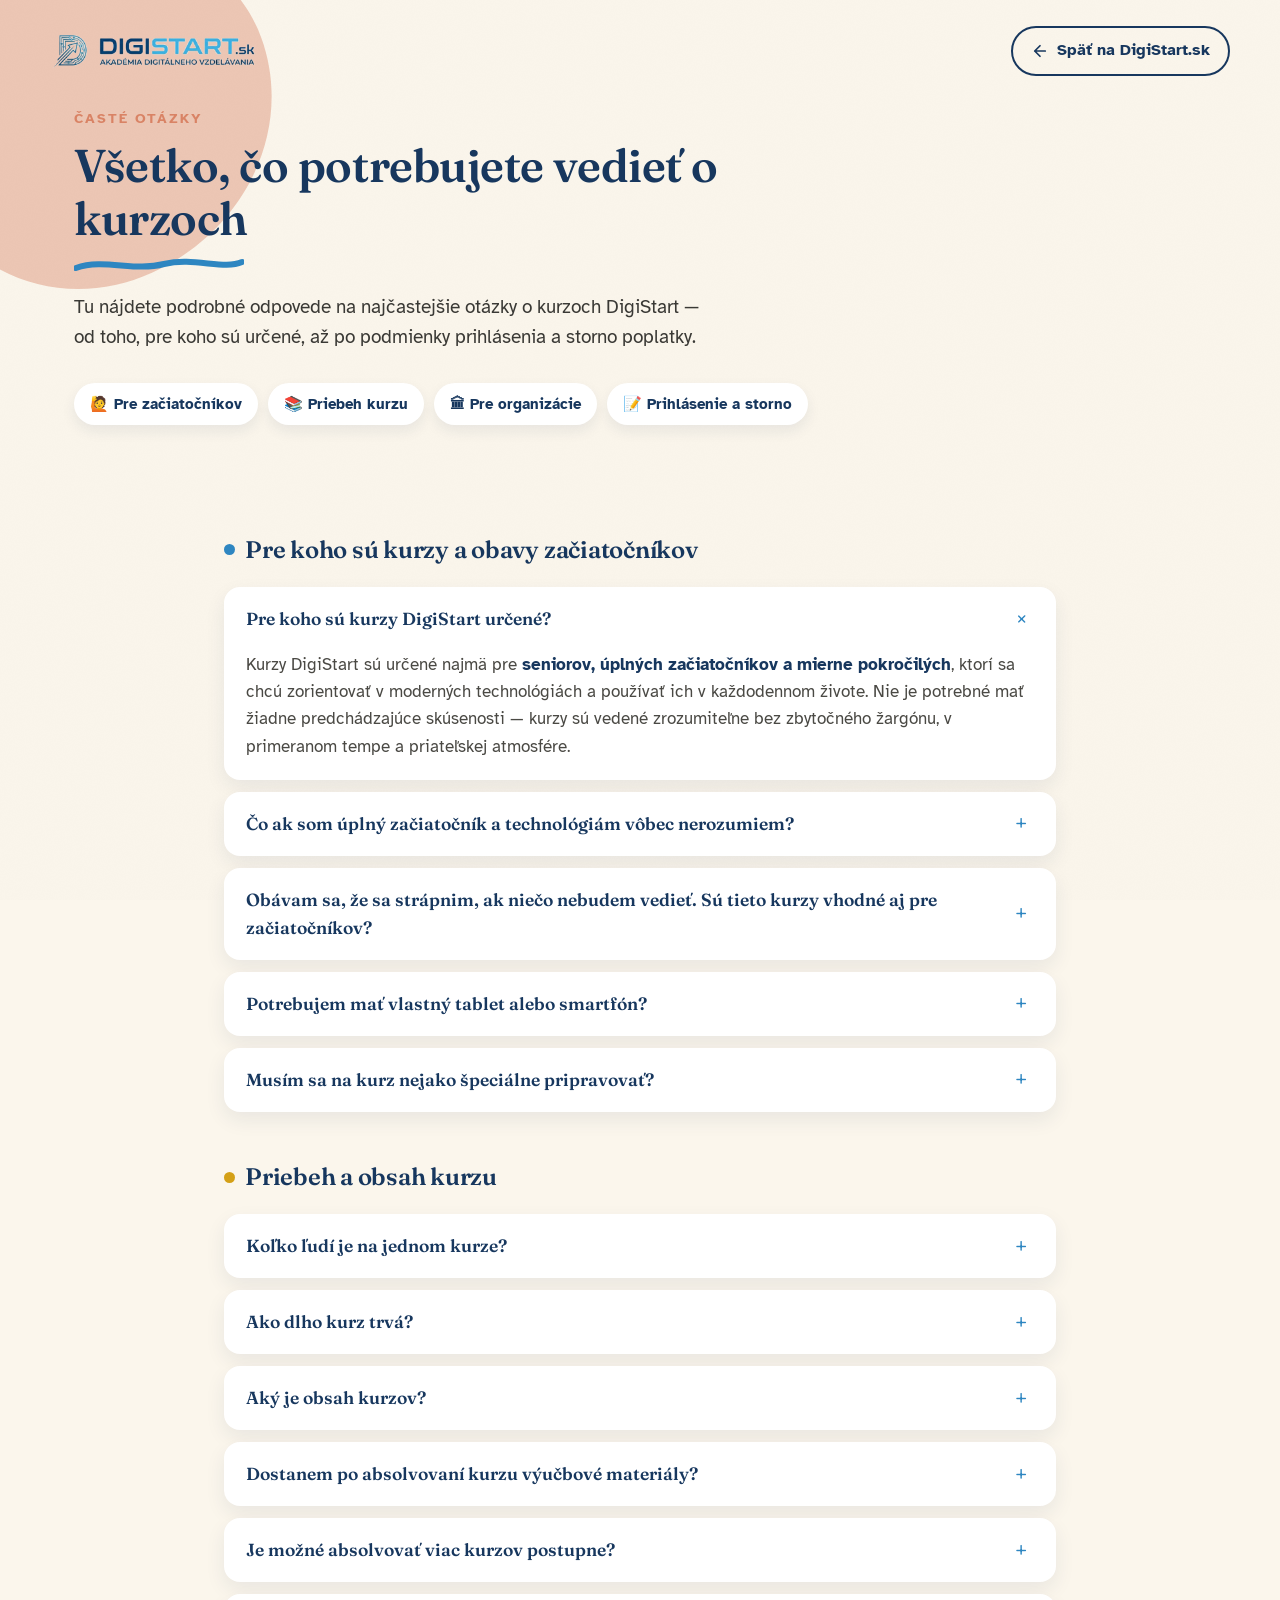
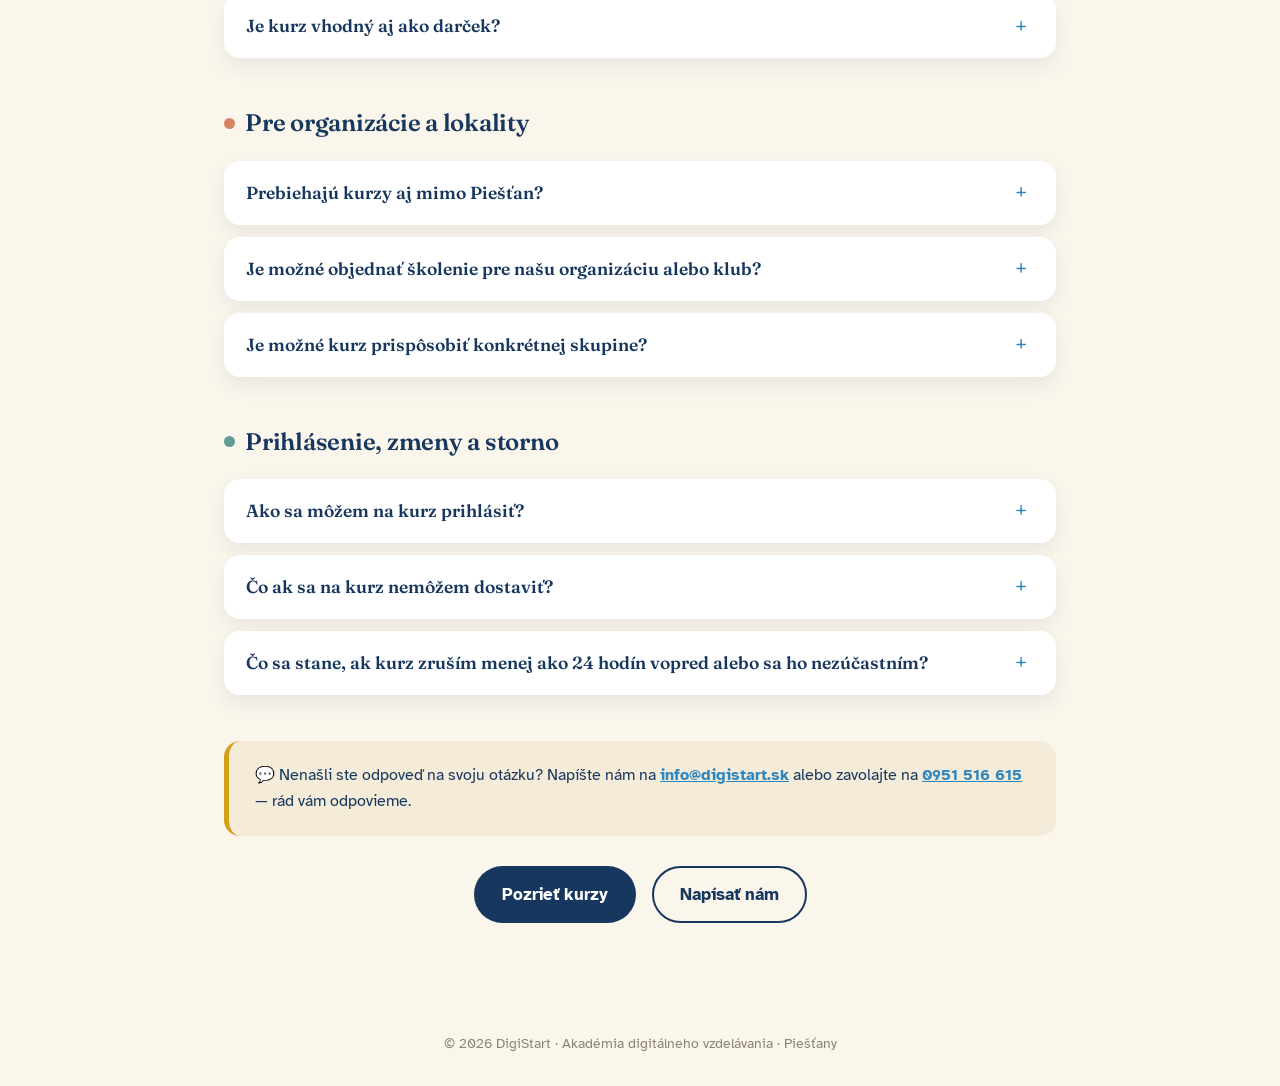
<file: faq.html>
<!DOCTYPE html>
<html lang="sk">
<head>
<meta charset="UTF-8">
<meta name="viewport" content="width=device-width, initial-scale=1.0">
<title>FAQ — Časté otázky | DigiStart.sk</title>
<style>
  @import url('https://fonts.googleapis.com/css2?family=Fraunces:opsz,wght@9..144,400;9..144,500;9..144,600;9..144,700&family=Atkinson+Hyperlegible:wght@400;700&display=swap');

  :root{
    --paper:#FBF6EC;
    --paper-deep:#F4EBD8;
    --navy:#17375E;
    --sky:#2E86C1;
    --gold:#D4A017;
    --teal:#5E9E96;
    --coral:#D98365;
    --ink:#2B2A28;
    --maxw: 1180px;
  }
  *{box-sizing:border-box;}
  html,body{margin:0;padding:0;}
  body{
    font-family:'Atkinson Hyperlegible', sans-serif;
    background:var(--paper);
    color:var(--ink);
    font-size:19px;
    line-height:1.6;
    -webkit-font-smoothing:antialiased;
  }
  h1,h2,h3{
    font-family:'Fraunces', serif;
    color:var(--navy);
    margin:0;
    font-weight:600;
    letter-spacing:-0.01em;
  }
  a{ color:var(--sky); }
  img{ max-width:100%; display:block; }

  .paper-texture{
    position:fixed; inset:0; pointer-events:none; z-index:1; opacity:0.5; mix-blend-mode:multiply;
  }
  .blob{ position:absolute; z-index:0; pointer-events:none; }

  /* ===== Header ===== */
  header.site-header{
    position:relative;
    padding:26px 24px 56px;
    overflow:hidden;
  }
  .header-inner{
    max-width:var(--maxw); margin:0 auto; position:relative; z-index:5;
    display:flex; align-items:center; justify-content:space-between; flex-wrap:wrap; gap:16px;
  }
  .brand{ display:flex; align-items:center; gap:10px; }
  .brand img{ height:38px; width:auto; }
  .back-link{
    display:inline-flex; align-items:center; gap:8px;
    font-weight:700; color:var(--navy); text-decoration:none;
    font-size:16px;
    padding:10px 18px; border-radius:999px;
    border:2px solid var(--navy);
    transition:background 0.2s, color 0.2s;
  }
  .back-link:hover{ background:var(--navy); color:#fff; }

  .hero-text{
    max-width:var(--maxw); margin:32px auto 0; position:relative; z-index:5; padding:0 24px;
  }
  .eyebrow{
    font-family:'Atkinson Hyperlegible',sans-serif;
    text-transform:uppercase; letter-spacing:0.14em; font-size:14px; font-weight:700;
    color:var(--coral); display:block; margin-bottom:10px;
  }
  header.site-header h1{ font-size:clamp(30px,4.5vw,46px); line-height:1.15; max-width:680px; }
  .brush-underline{ display:block; width:170px; height:18px; margin-top:10px; }
  header.site-header .lede{ font-size:19px; margin-top:18px; max-width:640px; color:#3a3935; }

  /* ===== Quick nav pills - category filter ===== */
  .quicknav{
    max-width:var(--maxw); margin:30px auto 0; padding:0 24px;
    position:relative; z-index:5;
    display:flex; gap:10px; flex-wrap:wrap;
  }
  .quicknav a{
    font-size:15px; font-weight:700; color:var(--navy); text-decoration:none;
    background:#fff; padding:9px 16px; border-radius:999px;
    box-shadow:0 6px 14px rgba(23,55,94,0.08);
    transition:background 0.2s, color 0.2s;
  }
  .quicknav a:hover{ background:var(--navy); color:#fff; }

  /* ===== Main ===== */
  main{
    max-width:880px; margin:0 auto; padding:50px 24px 80px; position:relative; z-index:5;
  }

  .faq-group{ margin-bottom:46px; scroll-margin-top:24px; }
  .faq-group h2{
    font-size:24px; margin-bottom:18px;
    display:flex; align-items:center; gap:10px;
  }
  .faq-group h2 .dot{
    width:11px; height:11px; border-radius:50%; background:var(--sky); flex-shrink:0;
  }
  .faq-group:nth-of-type(2) h2 .dot{ background:var(--gold); }
  .faq-group:nth-of-type(3) h2 .dot{ background:var(--coral); }
  .faq-group:nth-of-type(4) h2 .dot{ background:var(--teal); }
  .faq-group:nth-of-type(5) h2 .dot{ background:var(--navy); }

  .faq-list{ margin-top:0; }
  .faq-item{
    background:#fff; border-radius:16px; margin-bottom:12px;
    box-shadow:0 8px 20px rgba(23,55,94,0.08);
    overflow:hidden;
  }
  .faq-item summary{
    list-style:none; cursor:pointer; padding:18px 22px;
    font-family:'Fraunces',serif; font-weight:600; font-size:17.5px; color:var(--navy);
    display:flex; align-items:center; justify-content:space-between; gap:14px;
  }
  .faq-item summary::-webkit-details-marker{ display:none; }
  .faq-item summary .plus{
    flex-shrink:0; font-size:22px; font-weight:700; color:var(--sky);
    transition:transform 0.2s ease;
    width:26px; height:26px; display:flex; align-items:center; justify-content:center;
  }
  .faq-item[open] summary .plus{ transform:rotate(45deg); }
  .faq-item .faq-a{
    padding:0 22px 20px; font-size:16.5px; color:#4a4944; line-height:1.65;
  }
  .faq-item .faq-a strong{ color:var(--navy); }

  .help-note{
    background:var(--paper-deep); border-left:5px solid var(--gold);
    border-radius:16px; padding:22px 26px; margin-top:8px;
    font-size:16px; color:var(--navy);
  }
  .help-note a{ font-weight:700; }

  .cta-row{ margin-top:30px; display:flex; gap:16px; flex-wrap:wrap; justify-content:center; }
  .btn{
    display:inline-flex; align-items:center; gap:10px;
    font-family:'Atkinson Hyperlegible', sans-serif;
    font-weight:700; font-size:17px;
    padding:13px 26px;
    border-radius:999px;
    text-decoration:none;
    cursor:pointer;
    border:2px solid transparent;
    transition:transform 0.2s ease;
  }
  .btn:hover{ transform:translateY(-2px); }
  .btn-primary{ background:var(--navy); color:#fff; }
  .btn-outline{ background:transparent; color:var(--navy); border-color:var(--navy); }
  .btn-outline:hover{ background:var(--navy); color:#fff; }

  footer.site-footer{
    text-align:center; padding:30px 22px; font-size:14px; color:#8a8378;
    position:relative; z-index:5;
  }
</style>
<link rel="canonical" href="https://digistart.sk/faq.html">
</head>
<body>

<svg class="paper-texture" width="100%" height="100%">
  <filter id="paperNoise">
    <feTurbulence type="fractalNoise" baseFrequency="0.9" numOctaves="2" result="noise"/>
    <feColorMatrix in="noise" type="matrix" values="0 0 0 0 0  0 0 0 0 0  0 0 0 0 0  0 0 0 0.02 0"/>
  </filter>
  <rect width="100%" height="100%" filter="url(#paperNoise)"/>
</svg>

<header class="site-header">
  <svg class="blob" style="top:-80px; left:-100px; width:420px; opacity:0.4;" viewBox="0 0 500 500"><path fill="#D98365" d="M140,30 C250,-10 390,30 430,140 C470,250 410,370 300,420 C190,470 60,420 30,300 C0,180 30,70 140,30 Z"/></svg>

  <div class="header-inner">
    <div class="brand">
      <img src="[data-uri]" alt="DigiStart.sk logo">
    </div>
    <a class="back-link" href="https://digistart.sk/">
      <svg width="18" height="18" viewBox="0 0 24 24" fill="none"><path d="M19 12H5M12 19l-7-7 7-7" stroke="#17375E" stroke-width="2.3" stroke-linecap="round" stroke-linejoin="round"/></svg>
      Späť na DigiStart.sk
    </a>
  </div>

  <div class="hero-text">
    <span class="eyebrow">Časté otázky</span>
    <h1>Všetko, čo potrebujete vedieť o kurzoch</h1>
    <svg class="brush-underline" viewBox="0 0 170 18"><path d="M2,12 C30,2 60,16 90,8 C120,1 150,14 168,6" stroke="#2E86C1" stroke-width="6" fill="none" stroke-linecap="round"/></svg>
    <p class="lede">Tu nájdete podrobné odpovede na najčastejšie otázky o kurzoch DigiStart — od toho, pre koho sú určené, až po podmienky prihlásenia a storno poplatky.</p>
  </div>

  <nav class="quicknav">
    <a href="#zaciatocnici">🙋 Pre začiatočníkov</a>
    <a href="#priebeh">📚 Priebeh kurzu</a>
    <a href="#organizacie">🏛 Pre organizácie</a>
    <a href="#prihlasenie">📝 Prihlásenie a storno</a>
  </nav>
</header>

<main>

  <!-- ===================== PRE ZAČIATOČNÍKOV ===================== -->
  <section class="faq-group" id="zaciatocnici">
    <h2><span class="dot"></span>Pre koho sú kurzy a obavy začiatočníkov</h2>
    <div class="faq-list">
      <details class="faq-item" open>
        <summary>Pre koho sú kurzy DigiStart určené?<span class="plus">+</span></summary>
        <div class="faq-a">Kurzy DigiStart sú určené najmä pre <strong>seniorov, úplných začiatočníkov a mierne pokročilých</strong>, ktorí sa chcú zorientovať v moderných technológiách a používať ich v každodennom živote. Nie je potrebné mať žiadne predchádzajúce skúsenosti — kurzy sú vedené zrozumiteľne bez zbytočného žargónu, v primeranom tempe a priateľskej atmosfére.</div>
      </details>
      <details class="faq-item">
        <summary>Čo ak som úplný začiatočník a technológiám vôbec nerozumiem?<span class="plus">+</span></summary>
        <div class="faq-a">To je úplne v poriadku. Kurzy sú navrhnuté tak, aby im porozumel aj <strong>úplný začiatočník</strong>, ktorý s technológiami doteraz veľa nepracoval. Všetko vysvetľujeme krok za krokom, bez tlaku a bez používania zložitých odborných výrazov. Otázky sú vždy vítané.</div>
      </details>
      <details class="faq-item">
        <summary>Obávam sa, že sa strápnim, ak niečo nebudem vedieť. Sú tieto kurzy vhodné aj pre začiatočníkov?<span class="plus">+</span></summary>
        <div class="faq-a">Určite sa nikto nemusí báť. Naše vzdelávacie kurzy sú prispôsobené úplným začiatočníkom. Lektor vždy kladie dôraz na <strong>pokojnú, priateľskú a nestresujúcu atmosféru</strong>. Na kurze sa nikto nemusí báť pýtať, robiť chyby alebo niečomu nerozumieť. Otázky sú vítané počas celého kurzu a vzdelávanie nie je len prednáška — je to praktická výučba s neustálym priestorom na diskusiu.</div>
      </details>
      <details class="faq-item">
        <summary>Potrebujem mať vlastný tablet alebo smartfón?<span class="plus">+</span></summary>
        <div class="faq-a">Vlastné zariadenie <strong>nie je podmienkou účasti</strong>. V rámci mobilnej učebne DigiStart vieme účastníkom zapožičať tablety priamo na kurze. Ak však účastník vlastní vlastné zariadenie, odporúčame pracovať práve s ním, aby si vedomosti vedel okamžite uplatniť aj doma.</div>
      </details>
      <details class="faq-item">
        <summary>Musím sa na kurz nejako špeciálne pripravovať?<span class="plus">+</span></summary>
        <div class="faq-a">Nie. Na kurz nie je potrebná žiadna špeciálna príprava. Odporúčame len priniesť si vlastné zariadenie, ak ho máte, a dobrú náladu. Ak nemáte vlastné zariadenie, žiadny problém, máme tie naše. Dôležité je prísť s chuťou sa zabaviť a naučiť niečo nové — kurz je vhodný pre začiatočníkov aj pokročilých.</div>
      </details>
    </div>
  </section>

  <!-- ===================== PRIEBEH KURZU ===================== -->
  <section class="faq-group" id="priebeh">
    <h2><span class="dot"></span>Priebeh a obsah kurzu</h2>
    <div class="faq-list">
      <details class="faq-item">
        <summary>Koľko ľudí je na jednom kurze?<span class="plus">+</span></summary>
        <div class="faq-a">Kurzy prebiehajú v <strong>malých skupinách, zvyčajne 5 až 7 účastníkov</strong>. Vďaka tomu je možné venovať sa každému individuálne, reagovať na konkrétne otázky a prispôsobiť tempo celej skupine.</div>
      </details>
      <details class="faq-item">
        <summary>Ako dlho kurz trvá?<span class="plus">+</span></summary>
        <div class="faq-a">Štandardná dĺžka jedného kurzu je <strong>približne 2 – 3 hodiny</strong>, vrátane prestávok a priestoru na otázky. Dĺžku pre konkrétny kurz nájdete v popise kurzu v časti „Kurzy". Pri spolupráci s organizáciami alebo pri školeniach na mieru je možné dĺžku kurzu prispôsobiť konkrétnym potrebám.</div>
      </details>
      <details class="faq-item">
        <summary>Aký je obsah kurzov?<span class="plus">+</span></summary>
        <div class="faq-a">Obsah kurzov sa prispôsobuje cieľovej skupine a úrovni účastníkov. Najčastejšie ide o základy práce s tabletom alebo smartfónom, e-mail a online komunikáciu, bezpečné používanie internetu, užitočné aplikácie pre každodenný život a úvod do umelej inteligencie.</div>
      </details>
      <details class="faq-item">
        <summary>Dostanem po absolvovaní kurzu výučbové materiály?<span class="plus">+</span></summary>
        <div class="faq-a">Áno. Účastníci niektorých kurzov dostávajú <strong>tlačené výučbové materiály</strong>, ktoré slúžia na zopakovanie učiva aj po skončení kurzu. Materiály sú písané jednoducho a prehľadne, aby ich bolo možné používať aj doma bez ďalšej pomoci.</div>
      </details>
      <details class="faq-item">
        <summary>Je možné absolvovať viac kurzov postupne?<span class="plus">+</span></summary>
        <div class="faq-a">Áno. Kurzy na seba obsahovo nadväzujú, ale dajú sa absolvovať aj samostatne. Mnohí účastníci sa vracajú na ďalšie kurzy, aby si svoje znalosti postupne rozširovali.</div>
      </details>
      <details class="faq-item">
        <summary>Je kurz vhodný aj ako darček?<span class="plus">+</span></summary>
        <div class="faq-a">Určite áno. Kurzy DigiStart sú výborným a originálnym darčekom pre rodičov alebo starých rodičov, ktorí sa chcú naučiť pracovať s technológiami. Na kurzy si môžete zakúpiť aj <strong>darčekový poukaz</strong> s platnosťou 3 mesiace.</div>
      </details>
    </div>
  </section>

  <!-- ===================== PRE ORGANIZÁCIE ===================== -->
  <section class="faq-group" id="organizacie">
    <h2><span class="dot"></span>Pre organizácie a lokality</h2>
    <div class="faq-list">
      <details class="faq-item">
        <summary>Prebiehajú kurzy aj mimo Piešťan?<span class="plus">+</span></summary>
        <div class="faq-a">Áno. Vďaka <strong>mobilnej učebni DigiStart</strong> vieme realizovať kurzy aj mimo Piešťan. Plánované lokality sú Topoľčany, Trnava, Nitra, Nové Mesto nad Váhom a Trenčín. Zároveň pripravujeme aj sériu online kurzov, ktoré umožnia vzdelávanie priamo z pohodlia domova.<br><br>Kurzy prebiehajú v knižniciach, komunitných centrách, seniorských kluboch, denných centrách alebo iných vhodných priestoroch po dohode. Sledujte naše webové stránky a sociálne siete, kde pravidelne informujeme o aktuálnych termínoch a miestach konania kurzov.</div>
      </details>
      <details class="faq-item">
        <summary>Je možné objednať školenie pre našu organizáciu alebo klub?<span class="plus">+</span></summary>
        <div class="faq-a">Áno. DigiStart ponúka <strong>školenia na mieru</strong> pre knižnice, seniorské organizácie, komunitné centrá, neziskové organizácie a ďalšie inštitúcie. Obsah, rozsah aj forma školenia sa vždy prispôsobujú konkrétnym potrebám organizácie. V prípade záujmu o zorganizovanie kurzu vo vašej obci alebo organizácii nás neváhajte kontaktovať — radi prídeme a pomôžeme vám s digitálnym vzdelávaním vašich občanov a členov.</div>
      </details>
      <details class="faq-item">
        <summary>Je možné kurz prispôsobiť konkrétnej skupine?<span class="plus">+</span></summary>
        <div class="faq-a">Áno. Pri skupinových školeniach alebo spolupráci s organizáciami je možné obsah kurzu <strong>plne prispôsobiť konkrétnym potrebám účastníkov</strong>. Cieľom je, aby bol kurz čo najviac praktický a užitočný. Viac sa dozviete aj na stránke <a href="spolupraca.html">Spolupráca</a>.</div>
      </details>
    </div>
  </section>

  <!-- ===================== PRIHLÁSENIE A STORNO ===================== -->
  <section class="faq-group" id="prihlasenie">
    <h2><span class="dot"></span>Prihlásenie, zmeny a storno</h2>
    <div class="faq-list">
      <details class="faq-item">
        <summary>Ako sa môžem na kurz prihlásiť?<span class="plus">+</span></summary>
        <div class="faq-a">Na kurz sa môžete prihlásiť telefonicky, prostredníctvom webovej stránky alebo e-mailom. Kontaktné údaje nájdete vždy na stránke <strong>www.digistart.sk</strong> a v detailoch jednotlivých kurzov.</div>
      </details>
      <details class="faq-item">
        <summary>Čo ak sa na kurz nemôžem dostaviť?<span class="plus">+</span></summary>
        <div class="faq-a">Ak sa nemôžete zúčastniť, odporúčame nás o tom informovať čo najskôr. Pri včasnom oznámení sa vždy snažíme nájsť náhradné riešenie alebo presun na iný termín.</div>
      </details>
      <details class="faq-item">
        <summary>Čo sa stane, ak kurz zruším menej ako 24 hodín vopred alebo sa ho nezúčastním?<span class="plus">+</span></summary>
        <div class="faq-a">V prípade zrušenia účasti <strong>menej ako 24 hodín pred začiatkom kurzu</strong>, alebo ak sa účastník na kurz nedostaví, je účtovaný <strong>storno poplatok vo výške 50 % z ceny kurzu</strong>. Tento poplatok slúži na pokrytie nákladov spojených s prenájmom priestorov, prípravou techniky a organizačným zabezpečením a odmenou pre lektora.</div>
      </details>
    </div>
  </section>

  <div class="help-note">
    💬 Nenašli ste odpoveď na svoju otázku? Napíšte nám na <a href="mailto:info@digistart.sk">info@digistart.sk</a> alebo zavolajte na <a href="tel:0951516615">0951 516 615</a> — rád vám odpovieme.
  </div>

  <div class="cta-row">
    <a class="btn btn-primary" href="kurzy.html">Pozrieť kurzy</a>
    <a class="btn btn-outline" href="mailto:info@digistart.sk">Napísať nám</a>
  </div>

</main>

<footer class="site-footer">
  © 2026 DigiStart · Akadémia digitálneho vzdelávania · Piešťany
</footer>

</body>
</html>
</file>
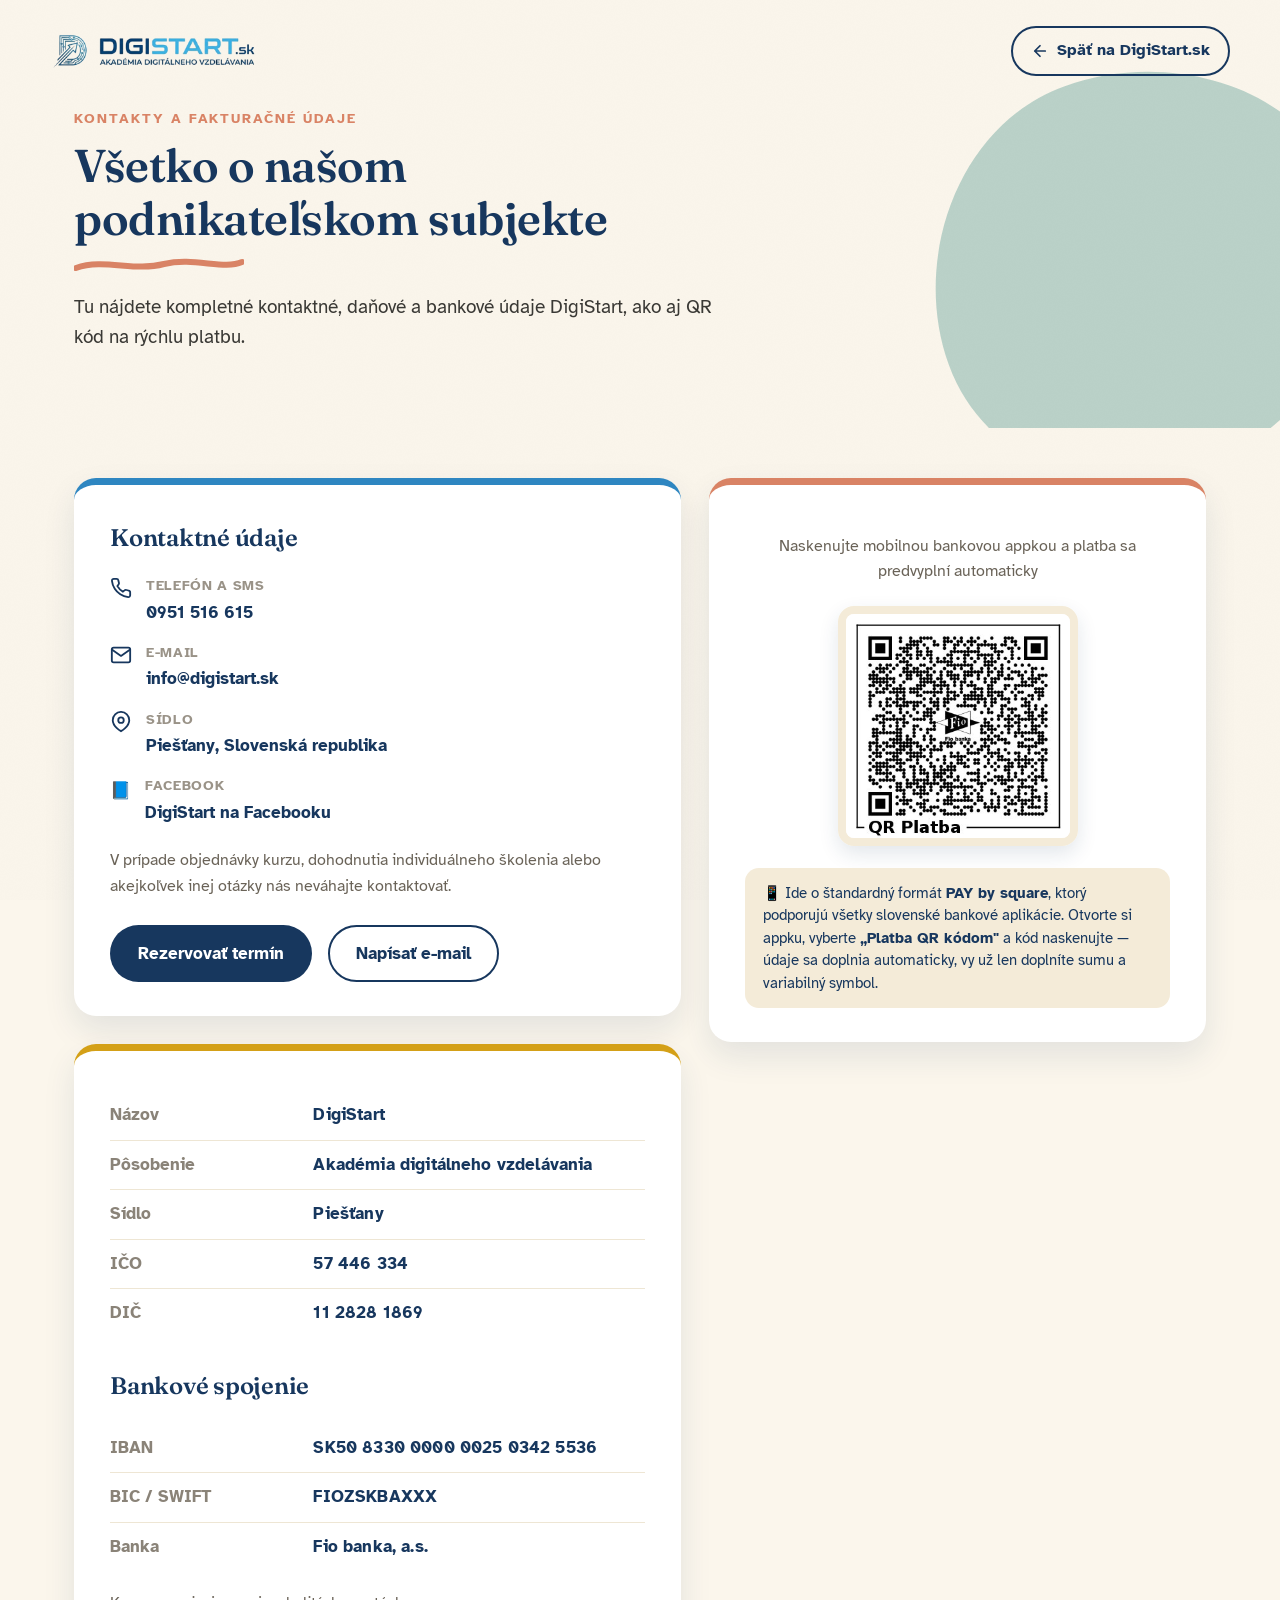
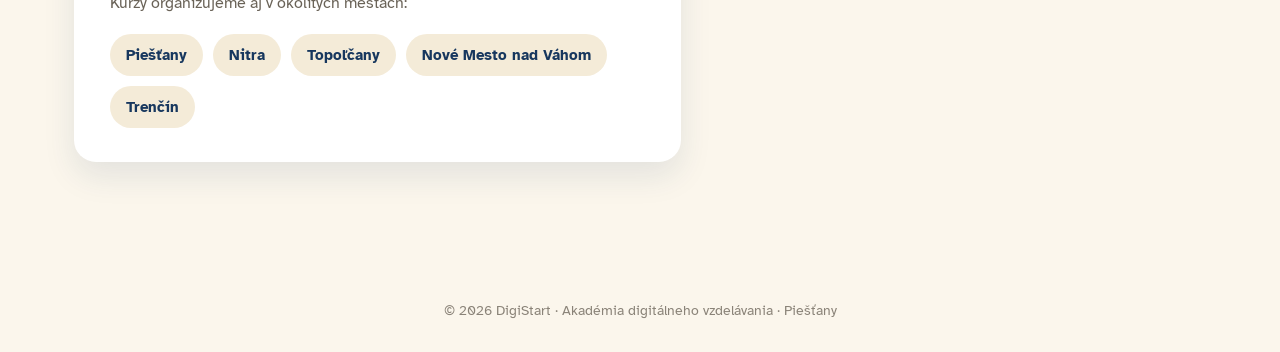
<file: kontakty.html>
<!DOCTYPE html>
<html lang="sk">
<head>
<meta charset="UTF-8">
<meta name="viewport" content="width=device-width, initial-scale=1.0">
<title>Kontakty a fakturačné údaje | DigiStart.sk</title>
<style>
  @import url('https://fonts.googleapis.com/css2?family=Fraunces:opsz,wght@9..144,400;9..144,500;9..144,600;9..144,700&family=Atkinson+Hyperlegible:wght@400;700&display=swap');

  :root{
    --paper:#FBF6EC;
    --paper-deep:#F4EBD8;
    --navy:#17375E;
    --sky:#2E86C1;
    --gold:#D4A017;
    --teal:#5E9E96;
    --coral:#D98365;
    --ink:#2B2A28;
    --maxw: 1180px;
  }
  *{box-sizing:border-box;}
  html,body{margin:0;padding:0;}
  body{
    font-family:'Atkinson Hyperlegible', sans-serif;
    background:var(--paper);
    color:var(--ink);
    font-size:19px;
    line-height:1.6;
    -webkit-font-smoothing:antialiased;
  }
  h1,h2,h3{
    font-family:'Fraunces', serif;
    color:var(--navy);
    margin:0;
    font-weight:600;
    letter-spacing:-0.01em;
  }
  a{ color:var(--sky); }
  img{ max-width:100%; display:block; }

  .paper-texture{
    position:fixed; inset:0; pointer-events:none; z-index:1; opacity:0.5; mix-blend-mode:multiply;
  }
  .blob{ position:absolute; z-index:0; pointer-events:none; }

  header.site-header{ position:relative; padding:26px 24px 56px; overflow:hidden; }
  .header-inner{
    max-width:var(--maxw); margin:0 auto; position:relative; z-index:5;
    display:flex; align-items:center; justify-content:space-between; flex-wrap:wrap; gap:16px;
  }
  .brand{ display:flex; align-items:center; gap:10px; }
  .brand img{ height:38px; width:auto; }
  .back-link{
    display:inline-flex; align-items:center; gap:8px;
    font-weight:700; color:var(--navy); text-decoration:none;
    font-size:16px; padding:10px 18px; border-radius:999px;
    border:2px solid var(--navy);
    transition:background 0.2s, color 0.2s;
  }
  .back-link:hover{ background:var(--navy); color:#fff; }

  .hero-text{ max-width:var(--maxw); margin:32px auto 0; position:relative; z-index:5; padding:0 24px; }
  .eyebrow{
    text-transform:uppercase; letter-spacing:0.14em; font-size:14px; font-weight:700;
    color:var(--coral); display:block; margin-bottom:10px;
  }
  header.site-header h1{ font-size:clamp(30px,4.5vw,46px); line-height:1.15; max-width:680px; }
  .brush-underline{ display:block; width:170px; height:18px; margin-top:10px; }
  header.site-header .lede{ font-size:19px; margin-top:18px; max-width:640px; color:#3a3935; }

  main{ max-width:var(--maxw); margin:0 auto; padding:50px 24px 80px; position:relative; z-index:5; }

  .grid-2{ display:grid; grid-template-columns:1.1fr 0.9fr; gap:28px; align-items:start; }
  @media (max-width:820px){ .grid-2{ grid-template-columns:1fr; } }

  .card{
    background:#fff; border-radius:22px; padding:34px 36px;
    box-shadow:0 14px 32px rgba(23,55,94,0.10);
    margin-bottom:28px;
    border-top:7px solid var(--sky);
  }
  .card:nth-of-type(2){ border-top-color:var(--gold); }
  .card h2{ font-size:24px; margin-bottom:18px; }

  .info-row{
    display:flex; align-items:flex-start; gap:14px; margin-bottom:16px; font-size:17px;
  }
  .info-row .ic{ flex-shrink:0; margin-top:2px; }
  .info-row a{ color:var(--navy); font-weight:700; text-decoration:none; }
  .info-row a:hover{ text-decoration:underline; }
  .info-row .lbl{ font-size:13.5px; text-transform:uppercase; letter-spacing:0.05em; color:#9a9388; display:block; margin-bottom:2px; font-weight:700;}

  .data-table{ width:100%; border-collapse:collapse; margin-top:6px; }
  .data-table tr{ border-bottom:1px solid #EEE6D4; }
  .data-table tr:last-child{ border-bottom:none; }
  .data-table td{ padding:11px 0; font-size:16.5px; }
  .data-table td:first-child{ color:#8a8378; font-weight:700; width:38%; }
  .data-table td:last-child{ color:var(--navy); font-weight:700; font-family:'Atkinson Hyperlegible', monospace; letter-spacing:0.01em; }

  .qr-card{
    background:#fff; border-radius:22px; padding:34px 36px;
    box-shadow:0 14px 32px rgba(23,55,94,0.10);
    text-align:center;
    border-top:7px solid var(--coral);
  }
  .qr-card h2{ font-size:22px; margin-bottom:6px; }
  .qr-card .qr-sub{ font-size:15.5px; color:#6a6358; margin-bottom:22px; }
  .qr-card img.qr-img{
    width:240px; height:240px; margin:0 auto 22px; border-radius:16px;
    border:8px solid var(--paper-deep); box-shadow:0 8px 20px rgba(23,55,94,0.12);
  }
  .qr-note{
    background:var(--paper-deep); border-radius:14px; padding:14px 18px;
    font-size:14.5px; color:var(--navy); text-align:left; line-height:1.55;
  }

  .pill-row{ display:flex; flex-wrap:wrap; gap:10px; margin-top:18px; }
  .pill{
    background:var(--paper-deep); border-radius:999px; padding:9px 16px;
    font-size:15px; font-weight:700; color:var(--navy);
  }

  .cta-row{ margin-top:26px; display:flex; gap:16px; flex-wrap:wrap; }
  .btn{
    display:inline-flex; align-items:center; gap:10px;
    font-weight:700; font-size:17px; padding:13px 26px;
    border-radius:999px; text-decoration:none; cursor:pointer;
    border:2px solid transparent; transition:transform 0.2s ease;
  }
  .btn:hover{ transform:translateY(-2px); }
  .btn-primary{ background:var(--navy); color:#fff; }
  .btn-outline{ background:transparent; color:var(--navy); border-color:var(--navy); }
  .btn-outline:hover{ background:var(--navy); color:#fff; }

  footer.site-footer{ text-align:center; padding:30px 22px; font-size:14px; color:#8a8378; position:relative; z-index:5; }
</style>
<link rel="canonical" href="https://digistart.sk/kontakty.html">
</head>
<body>

<svg class="paper-texture" width="100%" height="100%">
  <filter id="paperNoise">
    <feTurbulence type="fractalNoise" baseFrequency="0.9" numOctaves="2" result="noise"/>
    <feColorMatrix in="noise" type="matrix" values="0 0 0 0 0  0 0 0 0 0  0 0 0 0 0  0 0 0 0.02 0"/>
  </filter>
  <rect width="100%" height="100%" filter="url(#paperNoise)"/>
</svg>

<header class="site-header">
  <svg class="blob" style="bottom:-100px; right:-120px; width:480px; opacity:0.4;" viewBox="0 0 500 500"><path fill="#5E9E96" d="M150,40 C260,0 400,40 440,150 C480,260 420,380 310,430 C200,480 70,440 30,330 C-10,220 40,80 150,40 Z"/></svg>

  <div class="header-inner">
    <div class="brand">
      <img src="[data-uri]" alt="DigiStart.sk logo">
    </div>
    <a class="back-link" href="https://digistart.sk/">
      <svg width="18" height="18" viewBox="0 0 24 24" fill="none"><path d="M19 12H5M12 19l-7-7 7-7" stroke="#17375E" stroke-width="2.3" stroke-linecap="round" stroke-linejoin="round"/></svg>
      Späť na DigiStart.sk
    </a>
  </div>

  <div class="hero-text">
    <span class="eyebrow">Kontakty a fakturačné údaje</span>
    <h1>Všetko o našom podnikateľskom subjekte</h1>
    <svg class="brush-underline" viewBox="0 0 170 18"><path d="M2,12 C30,2 60,16 90,8 C120,1 150,14 168,6" stroke="#D98365" stroke-width="6" fill="none" stroke-linecap="round"/></svg>
    <p class="lede">Tu nájdete kompletné kontaktné, daňové a bankové údaje DigiStart, ako aj QR kód na rýchlu platbu.</p>
  </div>
</header>

<main>
  <div class="grid-2">
    <div>
      <div class="card">
        <h2>Kontaktné údaje</h2>
        <div class="info-row">
          <span class="ic"><svg width="22" height="22" viewBox="0 0 24 24" fill="none"><path d="M22 16.92v3a2 2 0 0 1-2.18 2 19.79 19.79 0 0 1-8.63-3.07 19.5 19.5 0 0 1-6-6 19.79 19.79 0 0 1-3.07-8.67A2 2 0 0 1 4.11 2h3a2 2 0 0 1 2 1.72c.12.81.32 1.6.6 2.36a2 2 0 0 1-.45 2.11L8.09 9.91a16 16 0 0 0 6 6l1.72-1.27a2 2 0 0 1 2.11-.45c.76.28 1.55.48 2.36.6A2 2 0 0 1 22 16.92z" stroke="#17375E" stroke-width="2"/></svg></span>
          <div><span class="lbl">Telefón a SMS</span><a href="tel:0951516615">0951 516 615</a></div>
        </div>
        <div class="info-row">
          <span class="ic"><svg width="22" height="22" viewBox="0 0 24 24" fill="none"><path d="M22 6l-10 7L2 6" stroke="#17375E" stroke-width="2" stroke-linecap="round" stroke-linejoin="round"/><rect x="2" y="4" width="20" height="16" rx="2" stroke="#17375E" stroke-width="2"/></svg></span>
          <div><span class="lbl">E-mail</span><a href="mailto:info@digistart.sk">info@digistart.sk</a></div>
        </div>
        <div class="info-row">
          <span class="ic"><svg width="22" height="22" viewBox="0 0 24 24" fill="none"><path d="M21 10c0 7-9 12-9 12s-9-5-9-12a9 9 0 1 1 18 0z" stroke="#17375E" stroke-width="2"/><circle cx="12" cy="10" r="3" stroke="#17375E" stroke-width="2"/></svg></span>
          <div><span class="lbl">Sídlo</span><span style="font-weight:700; color:var(--navy);">Piešťany, Slovenská republika</span></div>
        </div>
        <div class="info-row">
          <span class="ic">📘</span>
          <div><span class="lbl">Facebook</span><a href="https://www.facebook.com/profile.php?id=61587481792657" target="_blank" rel="noopener">DigiStart na Facebooku</a></div>
        </div>

        <p style="margin-top:22px; font-size:16px; color:#6a6358;">V prípade objednávky kurzu, dohodnutia individuálneho školenia alebo akejkoľvek inej otázky nás neváhajte kontaktovať.</p>

        <div class="cta-row">
          <a class="btn btn-primary" href="rezervacia.html">Rezervovať termín</a>
          <a class="btn btn-outline" href="mailto:info@digistart.sk">Napísať e-mail</a>
        </div>
      </div>

      <div class="card" id="fakturacne">
        <table class="data-table">
          <tr><td>Názov</td><td>DigiStart</td></tr>
          <tr><td>Pôsobenie</td><td>Akadémia digitálneho vzdelávania</td></tr>
          <tr><td>Sídlo</td><td>Piešťany</td></tr>
          <tr><td>IČO</td><td>57 446 334</td></tr>
          <tr><td>DIČ</td><td>11 2828 1869</td></tr>
        </table>

        <h2 style="margin-top:30px;">Bankové spojenie</h2>
        <table class="data-table">
          <tr><td>IBAN</td><td>SK50 8330 0000 0025 0342 5536</td></tr>
          <tr><td>BIC / SWIFT</td><td>FIOZSKBAXXX</td></tr>
          <tr><td>Banka</td><td>Fio banka, a.s.</td></tr>
        </table>

        <p style="margin-top:20px; font-size:15.5px; color:#6a6358;">Kurzy organizujeme aj v okolitých mestách:</p>
        <div class="pill-row">
          <span class="pill">Piešťany</span><span class="pill">Nitra</span><span class="pill">Topoľčany</span><span class="pill">Nové Mesto nad Váhom</span><span class="pill">Trenčín</span>
        </div>
      </div>
    </div>

    <div>
      <div class="qr-card" id="qr-platba">
        <p class="qr-sub">Naskenujte mobilnou bankovou appkou a platba sa predvyplní automaticky</p>
        <img class="qr-img" src="[data-uri]" alt="QR kód na platbu na účet DigiStart">
        <div class="qr-note">
          📱 Ide o štandardný formát <strong>PAY by square</strong>, ktorý podporujú všetky slovenské bankové aplikácie. Otvorte si appku, vyberte <strong>„Platba QR kódom"</strong> a kód naskenujte — údaje sa doplnia automaticky, vy už len doplníte sumu a variabilný symbol.
        </div>
      </div>
    </div>
  </div>
</main>

<footer class="site-footer">
  © 2026 DigiStart · Akadémia digitálneho vzdelávania · Piešťany
</footer>

</body>
</html>
</file>
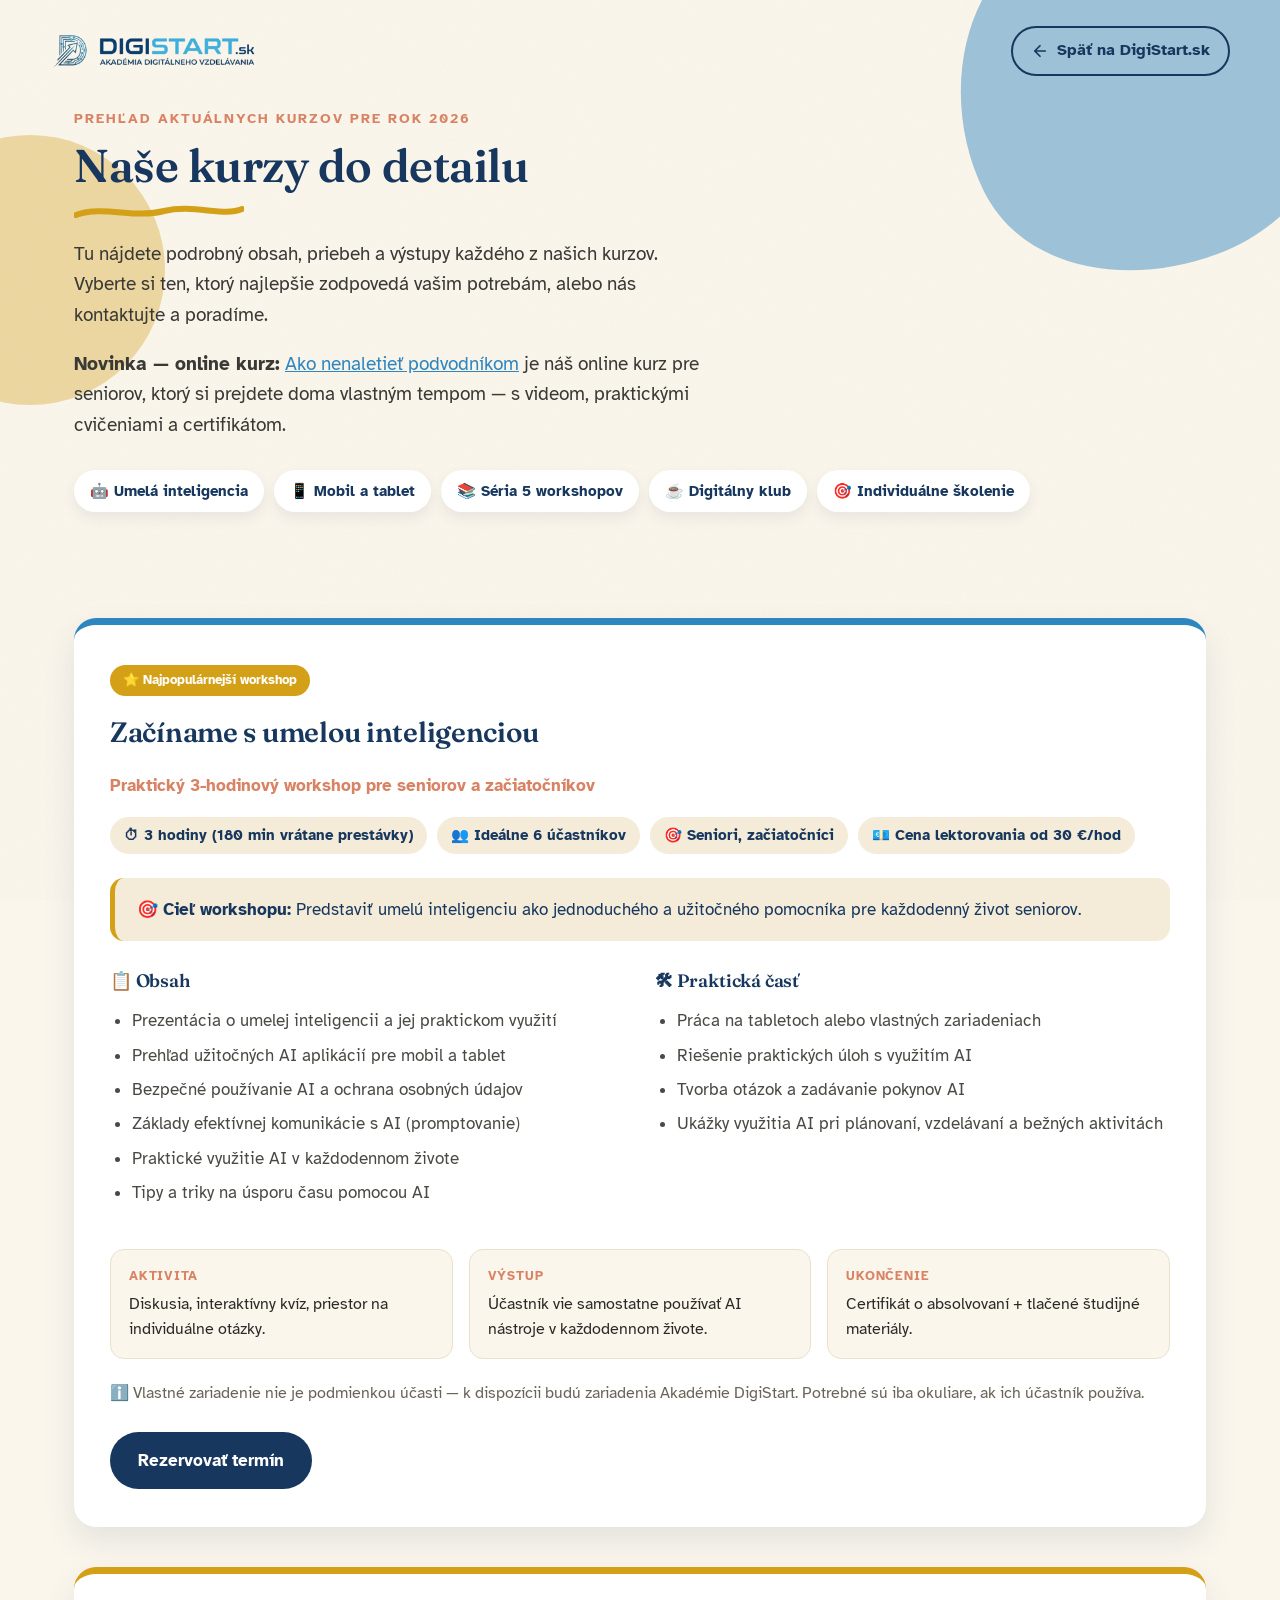
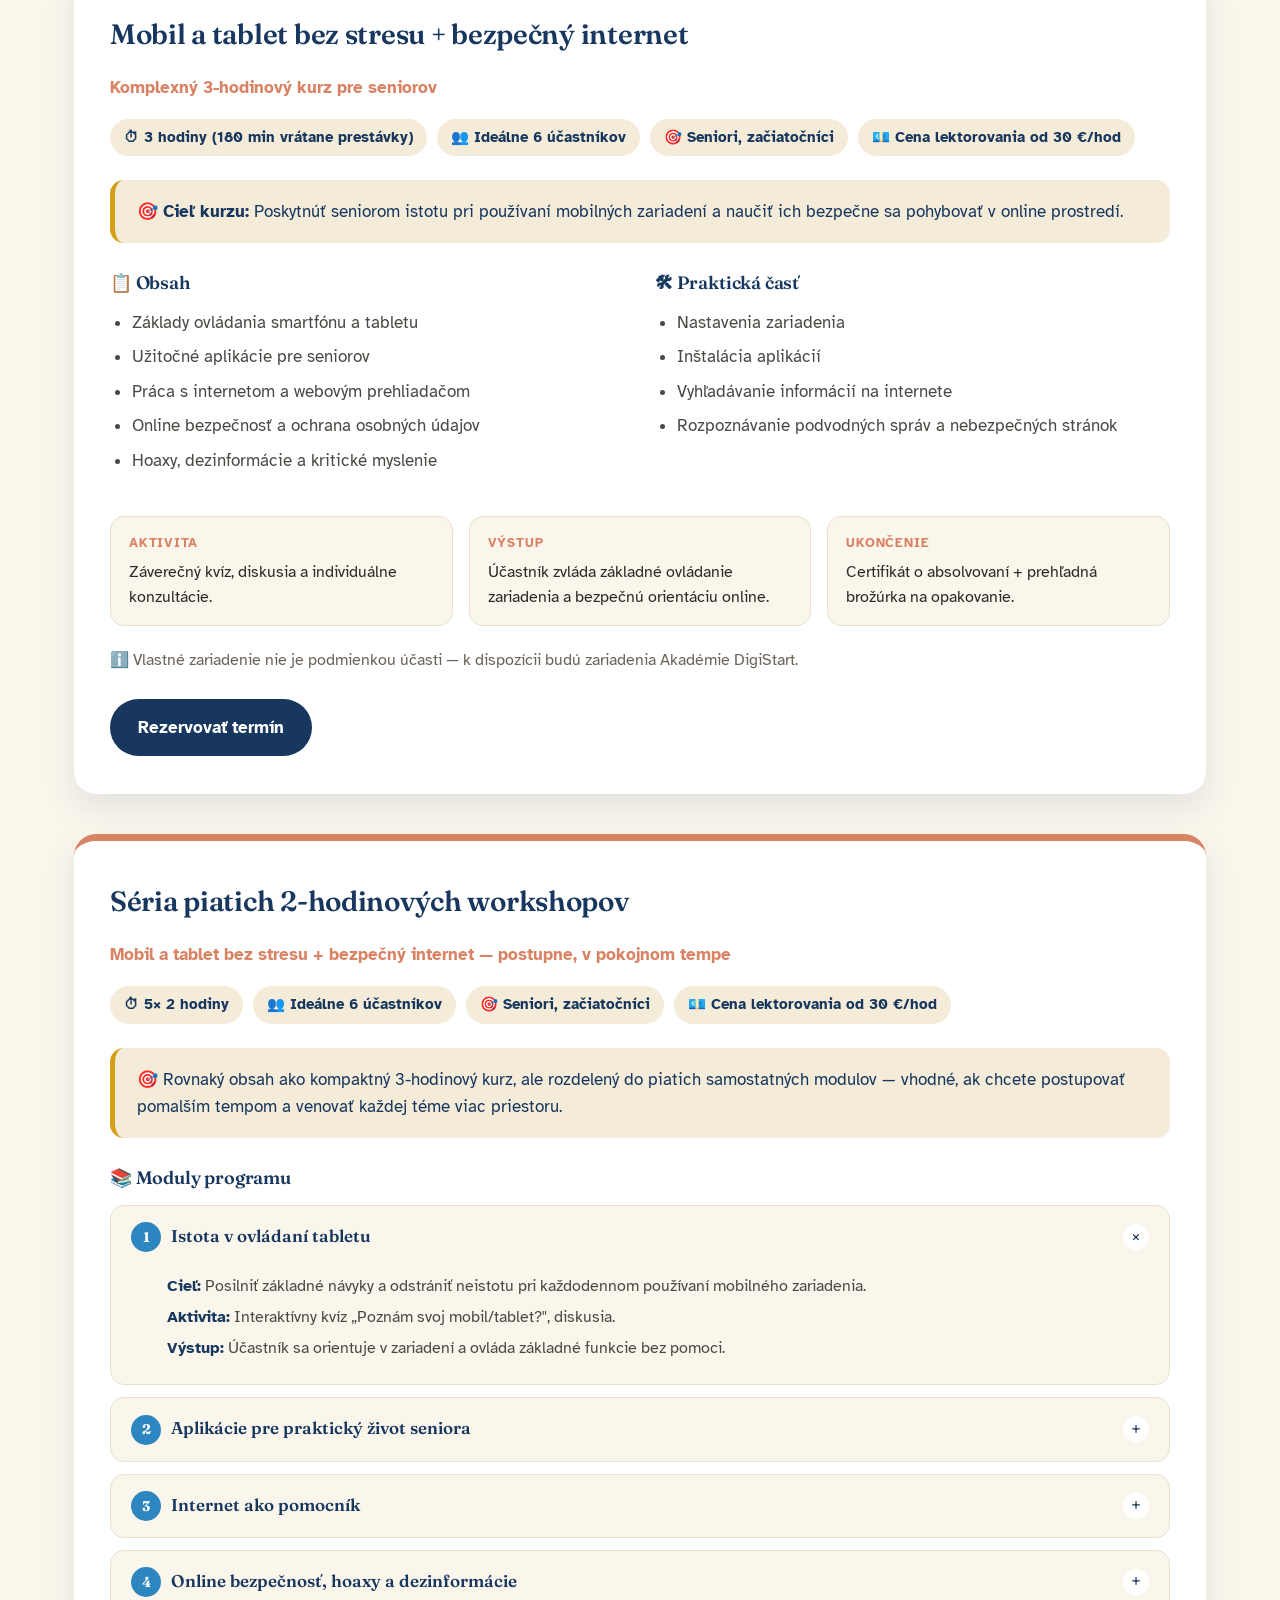
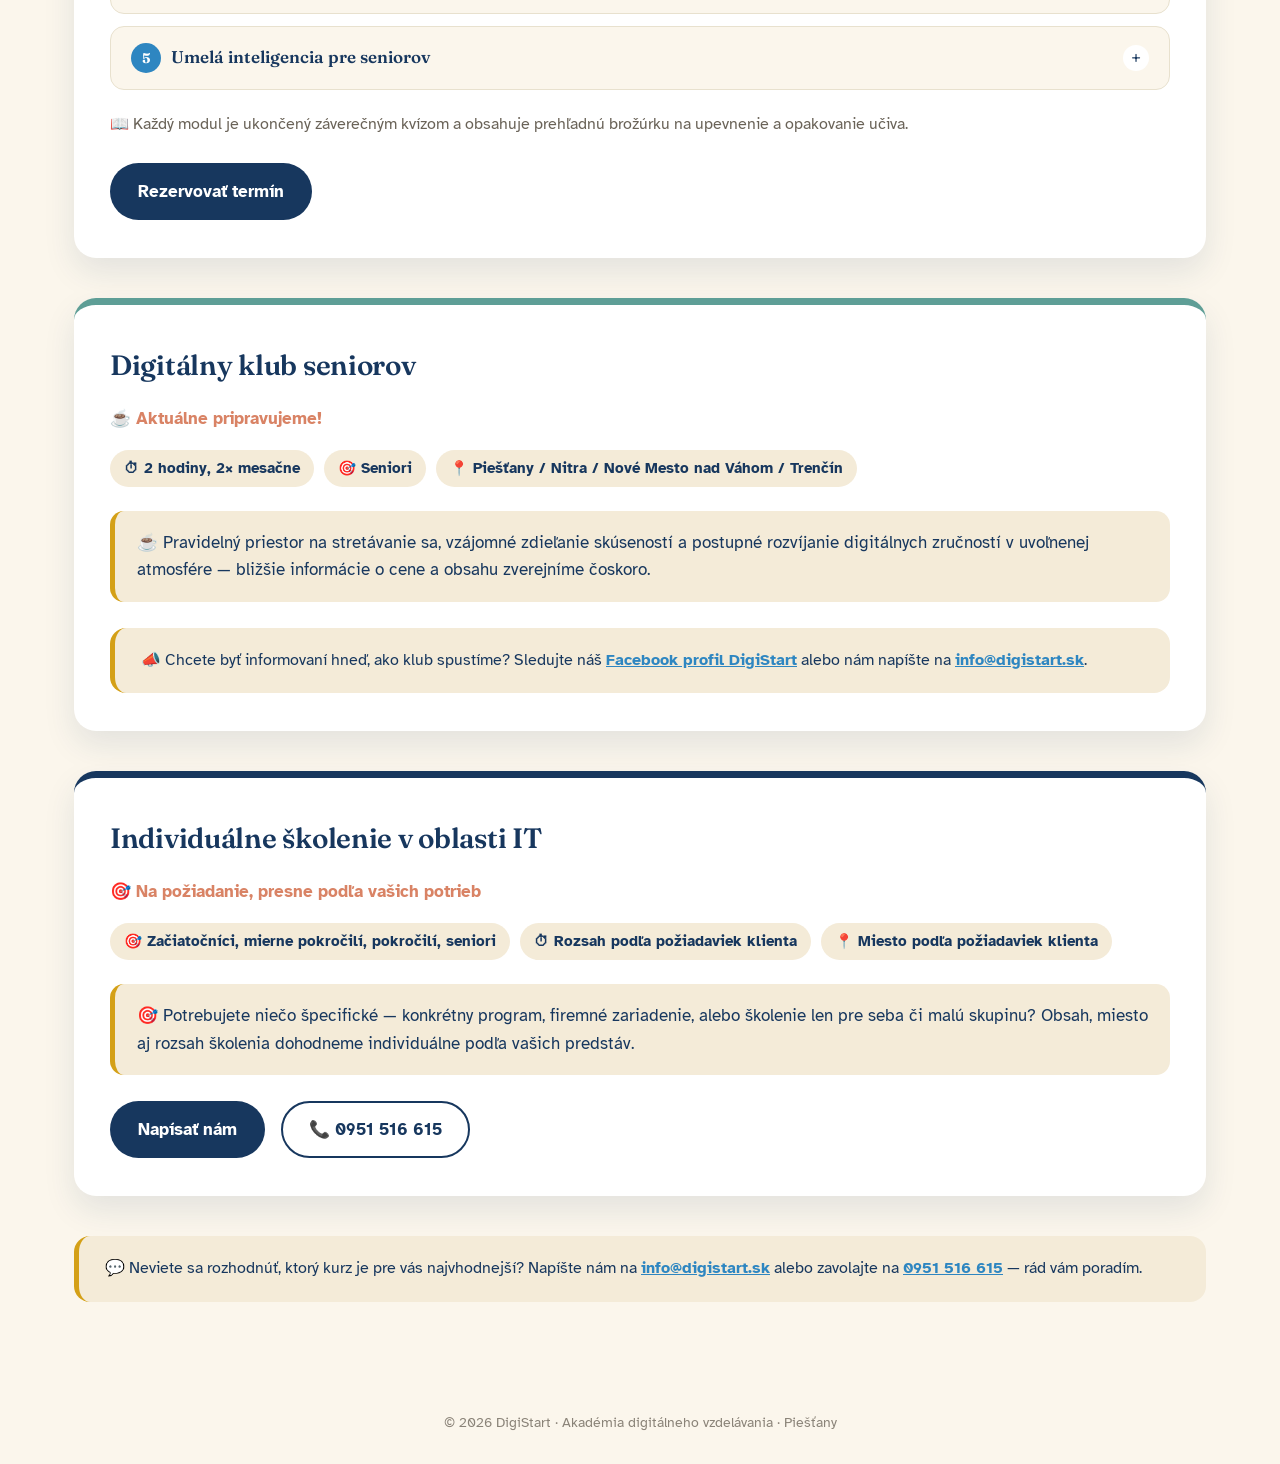
<file: kurzy.html>
<!DOCTYPE html>
<html lang="sk">
<head>
<meta charset="UTF-8">
<meta name="viewport" content="width=device-width, initial-scale=1.0">
<title>Kurzy — DigiStart.sk</title>
<style>
  @import url('https://fonts.googleapis.com/css2?family=Fraunces:opsz,wght@9..144,400;9..144,500;9..144,600;9..144,700&family=Atkinson+Hyperlegible:wght@400;700&display=swap');

  :root{
    --paper:#FBF6EC;
    --paper-deep:#F4EBD8;
    --navy:#17375E;
    --sky:#2E86C1;
    --gold:#D4A017;
    --teal:#5E9E96;
    --coral:#D98365;
    --ink:#2B2A28;
    --maxw: 1180px;
  }
  *{box-sizing:border-box;}
  html,body{margin:0;padding:0;}
  body{
    font-family:'Atkinson Hyperlegible', sans-serif;
    background:var(--paper);
    color:var(--ink);
    font-size:19px;
    line-height:1.6;
    -webkit-font-smoothing:antialiased;
  }
  h1,h2,h3{
    font-family:'Fraunces', serif;
    color:var(--navy);
    margin:0;
    font-weight:600;
    letter-spacing:-0.01em;
  }
  a{ color:var(--sky); }
  img{ max-width:100%; display:block; }

  .paper-texture{
    position:fixed; inset:0; pointer-events:none; z-index:1; opacity:0.5; mix-blend-mode:multiply;
  }
  .blob{ position:absolute; z-index:0; pointer-events:none; }

  /* ===== Header ===== */
  header.site-header{
    position:relative;
    padding:26px 24px 56px;
    overflow:hidden;
  }
  .header-inner{
    max-width:var(--maxw); margin:0 auto; position:relative; z-index:5;
    display:flex; align-items:center; justify-content:space-between; flex-wrap:wrap; gap:16px;
  }
  .brand{ display:flex; align-items:center; gap:10px; }
  .brand img{ height:38px; width:auto; }
  .back-link{
    display:inline-flex; align-items:center; gap:8px;
    font-weight:700; color:var(--navy); text-decoration:none;
    font-size:16px;
    padding:10px 18px; border-radius:999px;
    border:2px solid var(--navy);
    transition:background 0.2s, color 0.2s;
  }
  .back-link:hover{ background:var(--navy); color:#fff; }

  .hero-text{
    max-width:var(--maxw); margin:32px auto 0; position:relative; z-index:5; padding:0 24px;
  }
  .eyebrow{
    font-family:'Atkinson Hyperlegible',sans-serif;
    text-transform:uppercase; letter-spacing:0.14em; font-size:14px; font-weight:700;
    color:var(--coral); display:block; margin-bottom:10px;
  }
  header.site-header h1{ font-size:clamp(30px,4.5vw,46px); line-height:1.15; max-width:680px; }
  .brush-underline{ display:block; width:170px; height:18px; margin-top:10px; }
  header.site-header .lede{ font-size:19px; margin-top:18px; max-width:640px; color:#3a3935; }

  /* ===== Quick nav pills ===== */
  .quicknav{
    max-width:var(--maxw); margin:30px auto 0; padding:0 24px;
    position:relative; z-index:5;
    display:flex; gap:10px; flex-wrap:wrap;
  }
  .quicknav a{
    font-size:15px; font-weight:700; color:var(--navy); text-decoration:none;
    background:#fff; padding:9px 16px; border-radius:999px;
    box-shadow:0 6px 14px rgba(23,55,94,0.08);
    transition:background 0.2s, color 0.2s;
  }
  .quicknav a:hover{ background:var(--navy); color:#fff; }

  /* ===== Main ===== */
  main{
    max-width:var(--maxw); margin:0 auto; padding:50px 24px 80px; position:relative; z-index:5;
  }

  .course-detail{
    background:#fff; border-radius:22px; padding:38px 36px;
    box-shadow:0 14px 32px rgba(23,55,94,0.10);
    margin-bottom:40px;
    border-top:7px solid var(--sky);
    scroll-margin-top:24px;
  }
  .course-detail:nth-of-type(2){ border-top-color:var(--gold); }
  .course-detail:nth-of-type(3){ border-top-color:var(--coral); }
  .course-detail:nth-of-type(4){ border-top-color:var(--teal); }
  .course-detail:nth-of-type(5){ border-top-color:var(--navy); }

  .course-detail .badge-popular{
    display:inline-block; background:var(--gold); color:#fff; font-size:13px; font-weight:700;
    padding:5px 13px; border-radius:999px; margin-bottom:14px;
  }
  .course-detail h2{ font-size:28px; margin-bottom:6px; }
  .course-detail .subtitle{ font-size:17px; color:var(--coral); font-weight:700; margin-bottom:18px; }

  .meta-row{ display:flex; gap:10px; flex-wrap:wrap; margin-bottom:24px; }
  .meta-row span{
    font-size:14.5px; font-weight:700; color:var(--navy);
    background:var(--paper-deep); padding:7px 14px; border-radius:999px;
  }

  .course-detail .goal{
    background:var(--paper-deep); border-left:5px solid var(--gold);
    border-radius:14px; padding:18px 22px; margin-bottom:26px;
    font-size:17px; color:var(--navy);
  }

  .two-col{ display:grid; grid-template-columns:1fr 1fr; gap:30px; margin-bottom:10px; }
  @media (max-width:760px){ .two-col{ grid-template-columns:1fr; } }

  .course-detail h3.block-title{
    font-size:18px; color:var(--navy); margin-bottom:12px;
    display:flex; align-items:center; gap:8px;
  }
  .course-detail ul.content-list{
    margin:0 0 20px; padding-left:22px; font-size:16.5px; color:#4a4944;
  }
  .course-detail ul.content-list li{ margin-bottom:8px; }

  .outcome-strip{
    display:grid; grid-template-columns:repeat(3,1fr); gap:16px; margin-top:22px;
  }
  @media (max-width:760px){ .outcome-strip{ grid-template-columns:1fr; } }
  .outcome-box{
    background:var(--paper); border-radius:14px; padding:16px 18px;
    border:1.5px solid #E8E1CE;
  }
  .outcome-box .lbl{ font-size:13px; font-weight:700; text-transform:uppercase; letter-spacing:0.06em; color:var(--coral); margin-bottom:6px; }
  .outcome-box p{ font-size:15.5px; color:var(--ink); margin:0; }

  /* Modules accordion for the 5-part series */
  .module-list{ margin-top:10px; }
  .module-item{
    background:var(--paper); border-radius:14px; margin-bottom:12px;
    border:1.5px solid #E8E1CE; overflow:hidden;
  }
  .module-item summary{
    list-style:none; cursor:pointer; padding:16px 20px;
    font-family:'Fraunces',serif; font-weight:600; font-size:17px; color:var(--navy);
    display:flex; align-items:center; justify-content:space-between; gap:14px;
  }
  .module-item summary::-webkit-details-marker{ display:none; }
  .module-item summary .num{
    display:inline-flex; align-items:center; justify-content:center;
    width:30px; height:30px; border-radius:50%; background:var(--sky); color:#fff;
    font-size:14px; font-weight:700; flex-shrink:0; margin-right:10px;
  }
  .module-item summary .plus{
    flex-shrink:0; width:26px; height:26px; border-radius:50%;
    background:#fff; display:flex; align-items:center; justify-content:center;
    font-size:18px; color:var(--navy); font-weight:700;
    transition:transform 0.25s ease;
  }
  .module-item[open] summary .plus{ transform:rotate(45deg); }
  .module-item .module-body{ padding:0 20px 18px 56px; font-size:15.5px; color:#4a4944; }
  .module-item .module-body p{ margin:6px 0; }
  .module-item .module-body strong{ color:var(--navy); }

  .cta-row{ margin-top:26px; display:flex; gap:16px; flex-wrap:wrap; }
  .btn{
    display:inline-flex; align-items:center; gap:10px;
    font-family:'Atkinson Hyperlegible', sans-serif;
    font-weight:700; font-size:17px;
    padding:13px 26px;
    border-radius:999px;
    text-decoration:none;
    cursor:pointer;
    border:2px solid transparent;
    transition:transform 0.2s ease;
  }
  .btn:hover{ transform:translateY(-2px); }
  .btn-primary{ background:var(--navy); color:#fff; }
  .btn-outline{ background:transparent; color:var(--navy); border-color:var(--navy); }
  .btn-outline:hover{ background:var(--navy); color:#fff; }

  .help-note{
    background:var(--paper-deep); border-left:5px solid var(--gold);
    border-radius:16px; padding:20px 26px; margin-top:10px;
    font-size:16px; color:var(--navy);
  }
  .help-note a{ font-weight:700; }

  footer.site-footer{
    text-align:center; padding:30px 22px; font-size:14px; color:#8a8378;
    position:relative; z-index:5;
  }
</style>
<link rel="canonical" href="https://digistart.sk/kurzy.html">
</head>
<body>

<svg class="paper-texture" width="100%" height="100%">
  <filter id="paperNoise">
    <feTurbulence type="fractalNoise" baseFrequency="0.9" numOctaves="2" result="noise"/>
    <feColorMatrix in="noise" type="matrix" values="0 0 0 0 0  0 0 0 0 0  0 0 0 0 0  0 0 0 0.02 0"/>
  </filter>
  <rect width="100%" height="100%" filter="url(#paperNoise)"/>
</svg>

<header class="site-header">
  <svg class="blob" style="top:-90px; right:-100px; width:440px; opacity:0.45;" viewBox="0 0 500 500"><path fill="#2E86C1" d="M120,30 C220,-20 380,10 430,110 C480,210 440,330 340,380 C240,430 100,420 50,320 C0,220 20,80 120,30 Z"/></svg>
  <svg class="blob" style="top:120px; left:-120px; width:300px; opacity:0.35;" viewBox="0 0 200 200"><circle cx="100" cy="100" r="90" fill="#D4A017"/></svg>

  <div class="header-inner">
    <div class="brand">
      <img src="[data-uri]" alt="DigiStart.sk logo">
    </div>
    <a class="back-link" href="https://digistart.sk/">
      <svg width="18" height="18" viewBox="0 0 24 24" fill="none"><path d="M19 12H5M12 19l-7-7 7-7" stroke="#17375E" stroke-width="2.3" stroke-linecap="round" stroke-linejoin="round"/></svg>
      Späť na DigiStart.sk
    </a>
  </div>

  <div class="hero-text">
    <span class="eyebrow">Prehľad aktuálnych kurzov pre rok 2026</span>
    <h1>Naše kurzy do detailu</h1>
    <svg class="brush-underline" viewBox="0 0 170 18"><path d="M2,12 C30,2 60,16 90,8 C120,1 150,14 168,6" stroke="#D4A017" stroke-width="6" fill="none" stroke-linecap="round"/></svg>
    <p class="lede">Tu nájdete podrobný obsah, priebeh a výstupy každého z našich kurzov. Vyberte si ten, ktorý najlepšie zodpovedá vašim potrebám, alebo nás kontaktujte a poradíme.</p>
    <p class="lede"><strong>Novinka — online kurz:</strong> <a href="https://kurzy.digistart.sk/">Ako nenaletieť podvodníkom</a> je náš online kurz pre seniorov, ktorý si prejdete doma vlastným tempom — s videom, praktickými cvičeniami a certifikátom.</p>
  </div>

  <nav class="quicknav">
    <a href="#ai">🤖 Umelá inteligencia</a>
    <a href="#mobil-tablet">📱 Mobil a tablet</a>
    <a href="#seria-modulov">📚 Séria 5 workshopov</a>
    <a href="#digitalny-klub">☕ Digitálny klub</a>
    <a href="#individualne">🎯 Individuálne školenie</a>
  </nav>
</header>

<main>

  <!-- ===================== KURZ 1: AI ===================== -->
  <article class="course-detail" id="ai">
    <span class="badge-popular">⭐ Najpopulárnejší workshop</span>
    <h2>Začíname s umelou inteligenciou</h2>
    <p class="subtitle">Praktický 3-hodinový workshop pre seniorov a začiatočníkov</p>

    <div class="meta-row">
      <span>⏱ 3 hodiny (180 min vrátane prestávky)</span>
      <span>👥 Ideálne 6 účastníkov</span>
      <span>🎯 Seniori, začiatočníci</span>
      <span>💶 Cena lektorovania od 30 €/hod</span>
    </div>

    <div class="goal">
      🎯 <strong>Cieľ workshopu:</strong> Predstaviť umelú inteligenciu ako jednoduchého a užitočného pomocníka pre každodenný život seniorov.
    </div>

    <div class="two-col">
      <div>
        <h3 class="block-title">📋 Obsah</h3>
        <ul class="content-list">
          <li>Prezentácia o umelej inteligencii a jej praktickom využití</li>
          <li>Prehľad užitočných AI aplikácií pre mobil a tablet</li>
          <li>Bezpečné používanie AI a ochrana osobných údajov</li>
          <li>Základy efektívnej komunikácie s AI (promptovanie)</li>
          <li>Praktické využitie AI v každodennom živote</li>
          <li>Tipy a triky na úsporu času pomocou AI</li>
        </ul>
      </div>
      <div>
        <h3 class="block-title">🛠 Praktická časť</h3>
        <ul class="content-list">
          <li>Práca na tabletoch alebo vlastných zariadeniach</li>
          <li>Riešenie praktických úloh s využitím AI</li>
          <li>Tvorba otázok a zadávanie pokynov AI</li>
          <li>Ukážky využitia AI pri plánovaní, vzdelávaní a bežných aktivitách</li>
        </ul>
      </div>
    </div>

    <div class="outcome-strip">
      <div class="outcome-box">
        <div class="lbl">Aktivita</div>
        <p>Diskusia, interaktívny kvíz, priestor na individuálne otázky.</p>
      </div>
      <div class="outcome-box">
        <div class="lbl">Výstup</div>
        <p>Účastník vie samostatne používať AI nástroje v každodennom živote.</p>
      </div>
      <div class="outcome-box">
        <div class="lbl">Ukončenie</div>
        <p>Certifikát o absolvovaní + tlačené študijné materiály.</p>
      </div>
    </div>

    <p style="margin-top:22px; font-size:15.5px; color:#6a6358;">ℹ️ Vlastné zariadenie nie je podmienkou účasti — k dispozícii budú zariadenia Akadémie DigiStart. Potrebné sú iba okuliare, ak ich účastník používa.</p>

    <div class="cta-row">
      <a class="btn btn-primary" href="rezervacia.html">Rezervovať termín</a>
    </div>
  </article>

  <!-- ===================== KURZ 2: MOBIL A TABLET ===================== -->
  <article class="course-detail" id="mobil-tablet">
    <h2>Mobil a tablet bez stresu + bezpečný internet</h2>
    <p class="subtitle">Komplexný 3-hodinový kurz pre seniorov</p>

    <div class="meta-row">
      <span>⏱ 3 hodiny (180 min vrátane prestávky)</span>
      <span>👥 Ideálne 6 účastníkov</span>
      <span>🎯 Seniori, začiatočníci</span>
      <span>💶 Cena lektorovania od 30 €/hod</span>
    </div>

    <div class="goal">
      🎯 <strong>Cieľ kurzu:</strong> Poskytnúť seniorom istotu pri používaní mobilných zariadení a naučiť ich bezpečne sa pohybovať v online prostredí.
    </div>

    <div class="two-col">
      <div>
        <h3 class="block-title">📋 Obsah</h3>
        <ul class="content-list">
          <li>Základy ovládania smartfónu a tabletu</li>
          <li>Užitočné aplikácie pre seniorov</li>
          <li>Práca s internetom a webovým prehliadačom</li>
          <li>Online bezpečnosť a ochrana osobných údajov</li>
          <li>Hoaxy, dezinformácie a kritické myslenie</li>
        </ul>
      </div>
      <div>
        <h3 class="block-title">🛠 Praktická časť</h3>
        <ul class="content-list">
          <li>Nastavenia zariadenia</li>
          <li>Inštalácia aplikácií</li>
          <li>Vyhľadávanie informácií na internete</li>
          <li>Rozpoznávanie podvodných správ a nebezpečných stránok</li>
        </ul>
      </div>
    </div>

    <div class="outcome-strip">
      <div class="outcome-box">
        <div class="lbl">Aktivita</div>
        <p>Záverečný kvíz, diskusia a individuálne konzultácie.</p>
      </div>
      <div class="outcome-box">
        <div class="lbl">Výstup</div>
        <p>Účastník zvláda základné ovládanie zariadenia a bezpečnú orientáciu online.</p>
      </div>
      <div class="outcome-box">
        <div class="lbl">Ukončenie</div>
        <p>Certifikát o absolvovaní + prehľadná brožúrka na opakovanie.</p>
      </div>
    </div>

    <p style="margin-top:22px; font-size:15.5px; color:#6a6358;">ℹ️ Vlastné zariadenie nie je podmienkou účasti — k dispozícii budú zariadenia Akadémie DigiStart.</p>

    <div class="cta-row">
      <a class="btn btn-primary" href="rezervacia.html">Rezervovať termín</a>
    </div>
  </article>

  <!-- ===================== KURZ 3: SÉRIA 5 MODULOV ===================== -->
  <article class="course-detail" id="seria-modulov">
    <h2>Séria piatich 2-hodinových workshopov</h2>
    <p class="subtitle">Mobil a tablet bez stresu + bezpečný internet — postupne, v pokojnom tempe</p>

    <div class="meta-row">
      <span>⏱ 5× 2 hodiny</span>
      <span>👥 Ideálne 6 účastníkov</span>
      <span>🎯 Seniori, začiatočníci</span>
      <span>💶 Cena lektorovania od 30 €/hod</span>
    </div>

    <div class="goal">
      🎯 Rovnaký obsah ako kompaktný 3-hodinový kurz, ale rozdelený do piatich samostatných modulov — vhodné, ak chcete postupovať pomalším tempom a venovať každej téme viac priestoru.
    </div>

    <h3 class="block-title">📚 Moduly programu</h3>
    <div class="module-list">
      <details class="module-item" open>
        <summary><span><span class="num">1</span>Istota v ovládaní tabletu</span><span class="plus">+</span></summary>
        <div class="module-body">
          <p><strong>Cieľ:</strong> Posilniť základné návyky a odstrániť neistotu pri každodennom používaní mobilného zariadenia.</p>
          <p><strong>Aktivita:</strong> Interaktívny kvíz „Poznám svoj mobil/tablet?", diskusia.</p>
          <p><strong>Výstup:</strong> Účastník sa orientuje v zariadení a ovláda základné funkcie bez pomoci.</p>
        </div>
      </details>
      <details class="module-item">
        <summary><span><span class="num">2</span>Aplikácie pre praktický život seniora</span><span class="plus">+</span></summary>
        <div class="module-body">
          <p><strong>Cieľ:</strong> Naučiť účastníkov efektívne využívať aplikácie pre každodenný život.</p>
          <p><strong>Aktivita:</strong> Kvíz, diskusia.</p>
          <p><strong>Výstup:</strong> Účastník si vie samostatne nainštalovať a používať aplikácie.</p>
        </div>
      </details>
      <details class="module-item">
        <summary><span><span class="num">3</span>Internet ako pomocník</span><span class="plus">+</span></summary>
        <div class="module-body">
          <p><strong>Cieľ:</strong> Naučiť účastníkov vyhľadávať informácie a orientovať sa na internete.</p>
          <p><strong>Aktivita:</strong> Interaktívna hra, kvíz, diskusia.</p>
          <p><strong>Výstup:</strong> Účastník vie samostatne vyhľadať praktické informácie.</p>
        </div>
      </details>
      <details class="module-item">
        <summary><span><span class="num">4</span>Online bezpečnosť, hoaxy a dezinformácie</span><span class="plus">+</span></summary>
        <div class="module-body">
          <p><strong>Cieľ:</strong> Zvýšiť bezpečnosť účastníkov v online priestore a schopnosť rozpoznať riziká.</p>
          <p><strong>Aktivita:</strong> „Je to podvod alebo nie?" – interaktívna hra, diskusia.</p>
          <p><strong>Výstup:</strong> Účastník sa naučí identifikovať typické znaky podvodov.</p>
        </div>
      </details>
      <details class="module-item">
        <summary><span><span class="num">5</span>Umelá inteligencia pre seniorov</span><span class="plus">+</span></summary>
        <div class="module-body">
          <p><strong>Cieľ:</strong> Predstaviť AI ako jednoduchého a praktického pomocníka pre každodenný život.</p>
          <p><strong>Aktivita:</strong> „Opýtaj sa AI" – kreatívna úloha, kvíz, diskusia.</p>
          <p><strong>Výstup:</strong> Účastník vie používať AI ako pomocníka v bežnom živote.</p>
        </div>
      </details>
    </div>

    <p style="margin-top:22px; font-size:15.5px; color:#6a6358;">📖 Každý modul je ukončený záverečným kvízom a obsahuje prehľadnú brožúrku na upevnenie a opakovanie učiva.</p>

    <div class="cta-row">
      <a class="btn btn-primary" href="rezervacia.html">Rezervovať termín</a>
    </div>
  </article>

  <!-- ===================== KURZ 4: DIGITÁLNY KLUB ===================== -->
  <article class="course-detail" id="digitalny-klub">
    <h2>Digitálny klub seniorov</h2>
    <p class="subtitle">☕ Aktuálne pripravujeme!</p>

    <div class="meta-row">
      <span>⏱ 2 hodiny, 2× mesačne</span>
      <span>🎯 Seniori</span>
      <span>📍 Piešťany / Nitra / Nové Mesto nad Váhom / Trenčín</span>
    </div>

    <div class="goal">
      ☕ Pravidelný priestor na stretávanie sa, vzájomné zdieľanie skúseností a postupné rozvíjanie digitálnych zručností v uvoľnenej atmosfére — bližšie informácie o cene a obsahu zverejníme čoskoro.
    </div>

    <div class="help-note">
      📣 Chcete byť informovaní hneď, ako klub spustíme? Sledujte náš <a href="https://www.facebook.com/profile.php?id=61587481792657" target="_blank" rel="noopener">Facebook profil DigiStart</a> alebo nám napíšte na <a href="mailto:info@digistart.sk">info@digistart.sk</a>.
    </div>
  </article>

  <!-- ===================== KURZ 5: INDIVIDUÁLNE ===================== -->
  <article class="course-detail" id="individualne">
    <h2>Individuálne školenie v oblasti IT</h2>
    <p class="subtitle">🎯 Na požiadanie, presne podľa vašich potrieb</p>

    <div class="meta-row">
      <span>🎯 Začiatočníci, mierne pokročilí, pokročilí, seniori</span>
      <span>⏱ Rozsah podľa požiadaviek klienta</span>
      <span>📍 Miesto podľa požiadaviek klienta</span>
    </div>

    <div class="goal">
      🎯 Potrebujete niečo špecifické — konkrétny program, firemné zariadenie, alebo školenie len pre seba či malú skupinu? Obsah, miesto aj rozsah školenia dohodneme individuálne podľa vašich predstáv.
    </div>

    <div class="cta-row">
      <a class="btn btn-primary" href="mailto:info@digistart.sk">Napísať nám</a>
      <a class="btn btn-outline" href="tel:0951516615">📞 0951 516 615</a>
    </div>
  </article>

  <div class="help-note" style="margin-top:10px;">
    💬 Neviete sa rozhodnúť, ktorý kurz je pre vás najvhodnejší? Napíšte nám na <a href="mailto:info@digistart.sk">info@digistart.sk</a> alebo zavolajte na <a href="tel:0951516615">0951 516 615</a> — rád vám poradím.
  </div>

</main>

<footer class="site-footer">
  © 2026 DigiStart · Akadémia digitálneho vzdelávania · Piešťany
</footer>

</body>
</html>
</file>
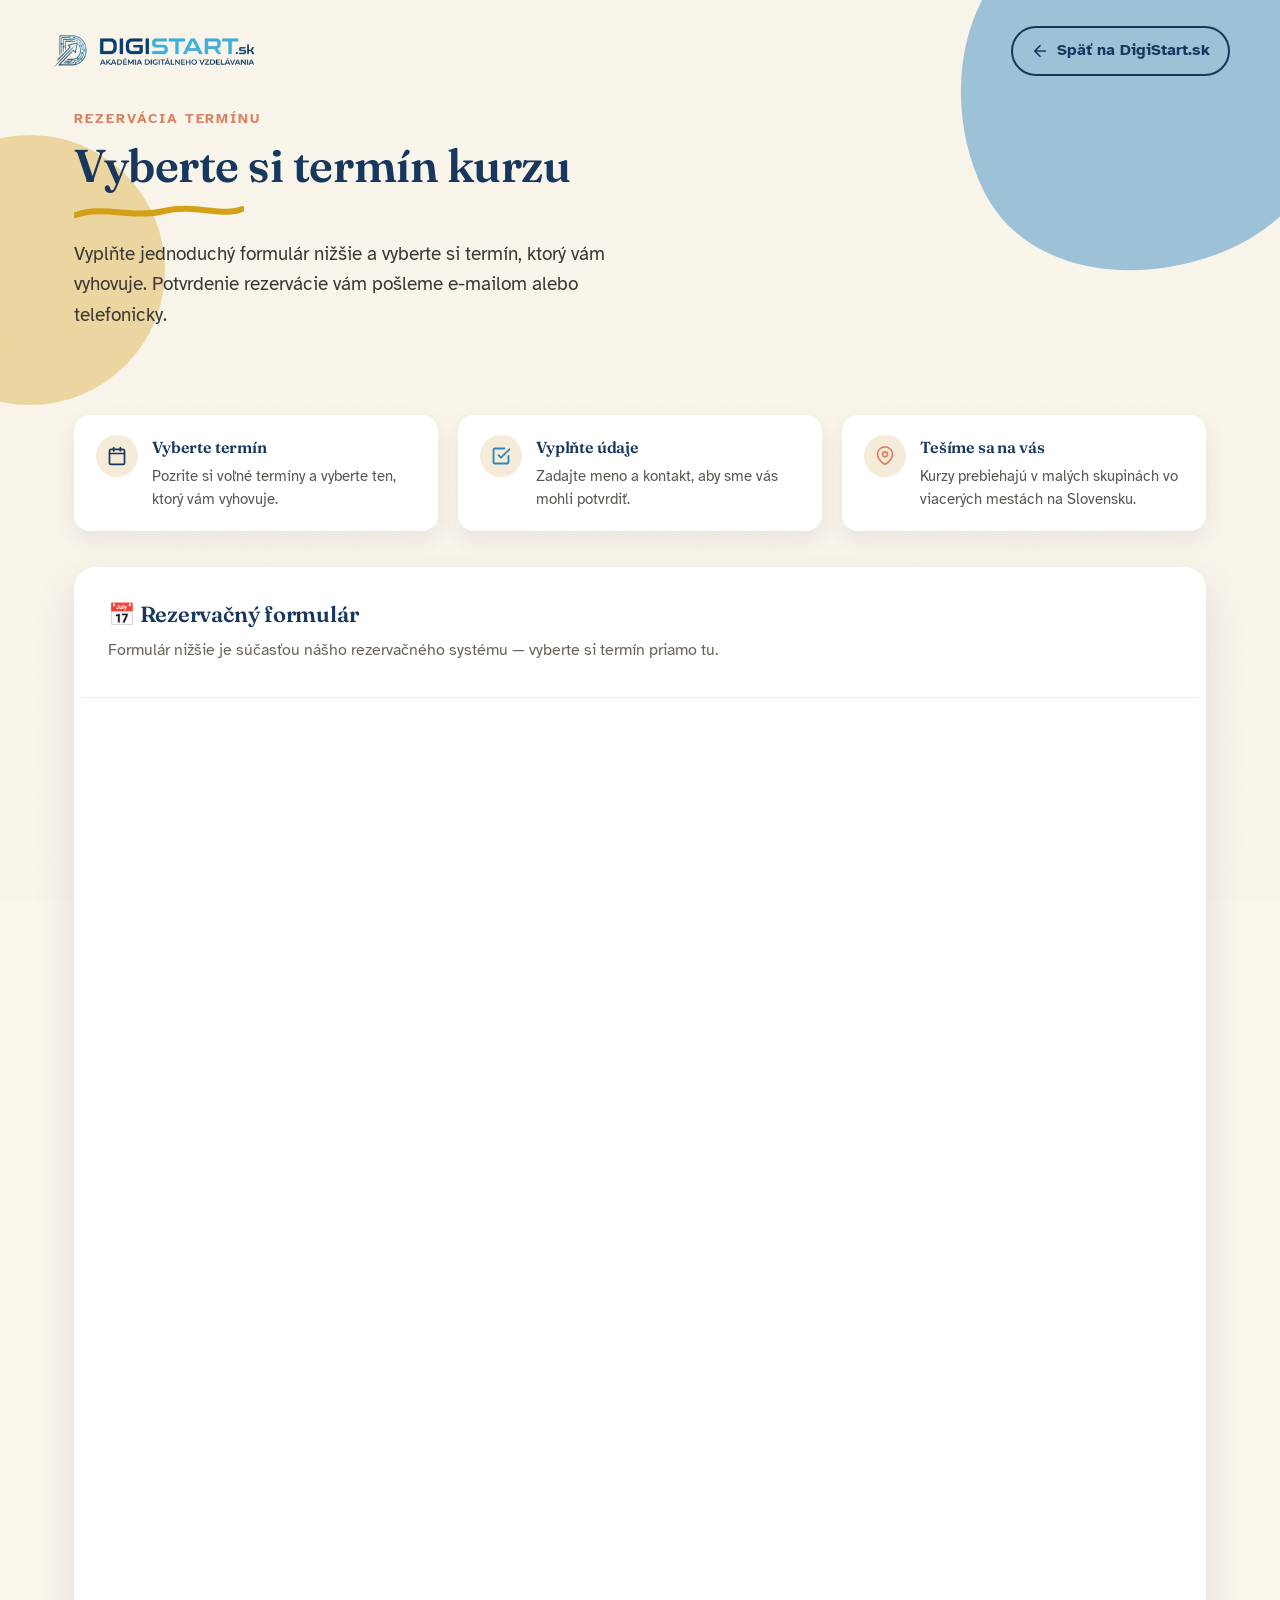
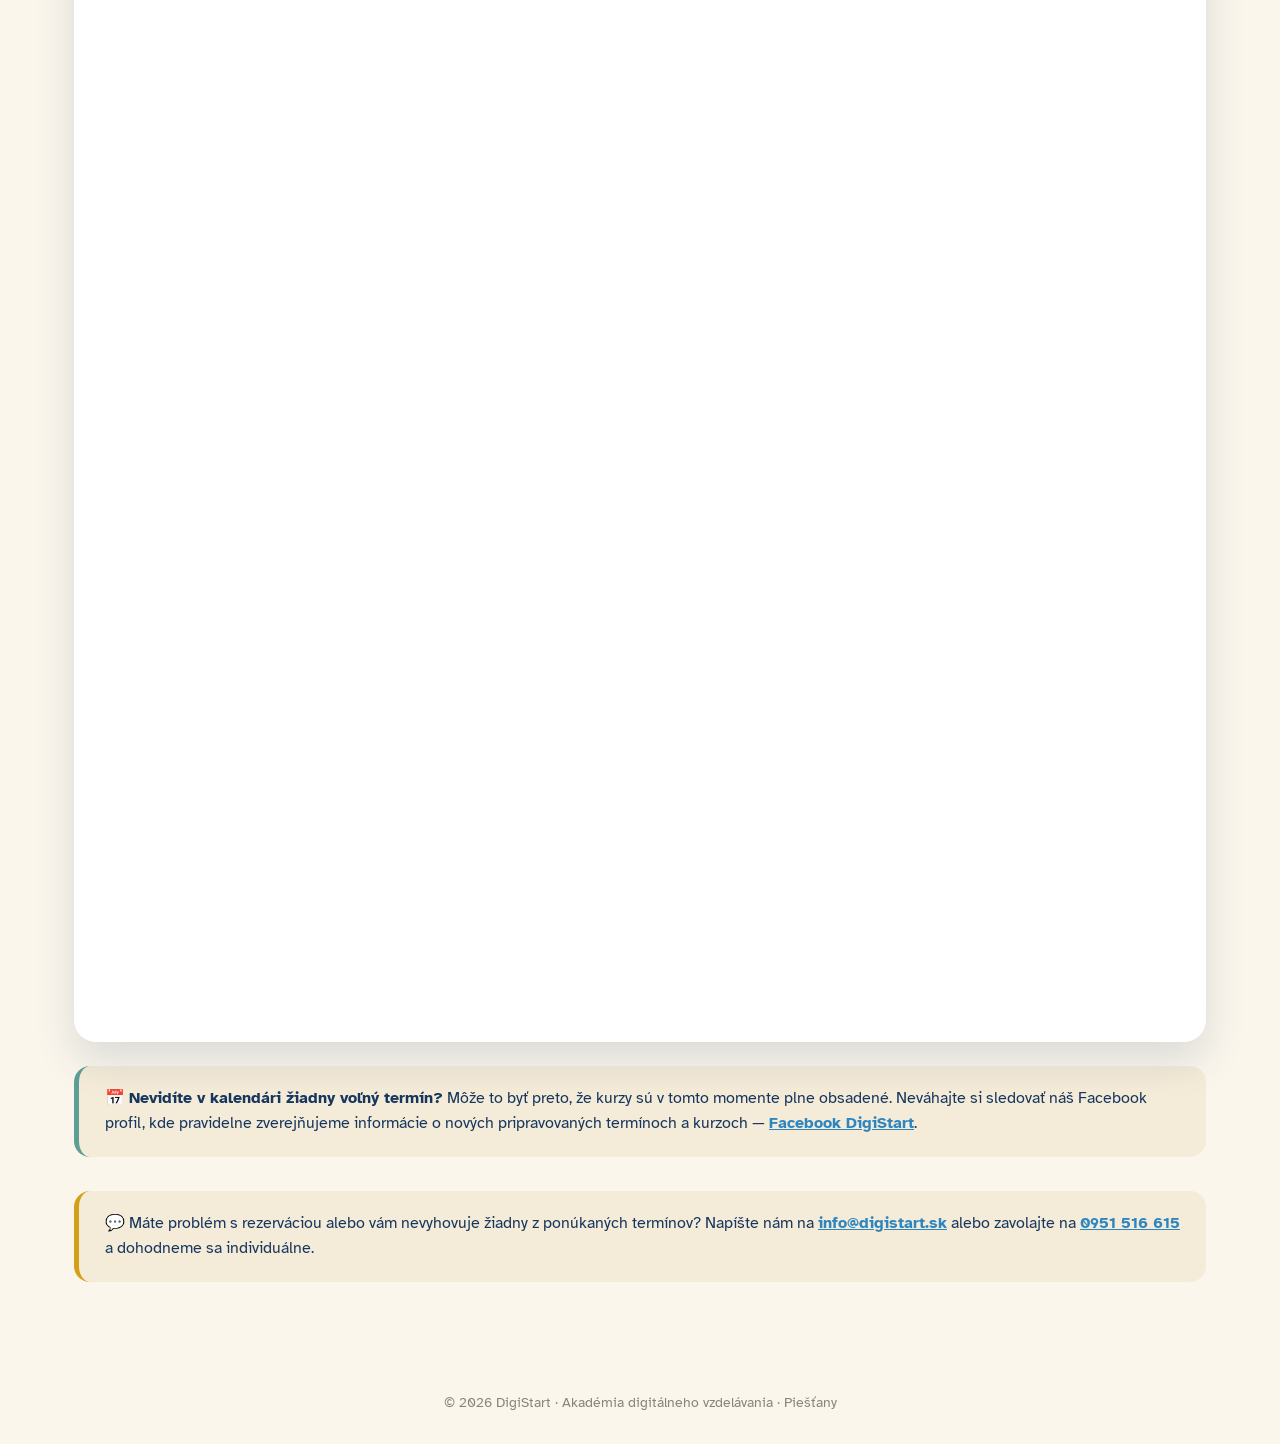
<file: rezervacia.html>
<!DOCTYPE html>
<html lang="sk">
<head>
<meta charset="UTF-8">
<meta name="viewport" content="width=device-width, initial-scale=1.0">
<title>Rezervácia termínu — DigiStart.sk</title>
<style>
  @import url('https://fonts.googleapis.com/css2?family=Fraunces:opsz,wght@9..144,400;9..144,500;9..144,600;9..144,700&family=Atkinson+Hyperlegible:wght@400;700&display=swap');

  :root{
    --paper:#FBF6EC;
    --paper-deep:#F4EBD8;
    --navy:#17375E;
    --sky:#2E86C1;
    --gold:#D4A017;
    --teal:#5E9E96;
    --coral:#D98365;
    --ink:#2B2A28;
    --maxw: 1180px;
  }
  *{box-sizing:border-box;}
  html,body{margin:0;padding:0;}
  body{
    font-family:'Atkinson Hyperlegible', sans-serif;
    background:var(--paper);
    color:var(--ink);
    font-size:19px;
    line-height:1.6;
    -webkit-font-smoothing:antialiased;
  }
  h1,h2,h3{
    font-family:'Fraunces', serif;
    color:var(--navy);
    margin:0;
    font-weight:600;
    letter-spacing:-0.01em;
  }
  a{ color:var(--sky); }
  img{ max-width:100%; display:block; }

  .paper-texture{
    position:fixed; inset:0; pointer-events:none; z-index:1; opacity:0.5; mix-blend-mode:multiply;
  }
  .blob{ position:absolute; z-index:0; pointer-events:none; }

  /* ===== Header ===== */
  header.site-header{
    position:relative;
    padding:26px 24px 56px;
    overflow:hidden;
  }
  .header-inner{
    max-width:var(--maxw); margin:0 auto; position:relative; z-index:5;
    display:flex; align-items:center; justify-content:space-between; flex-wrap:wrap; gap:16px;
  }
  .brand{ display:flex; align-items:center; gap:10px; }
  .brand img{ height:38px; width:auto; }
  .back-link{
    display:inline-flex; align-items:center; gap:8px;
    font-weight:700; color:var(--navy); text-decoration:none;
    font-size:16px;
    padding:10px 18px; border-radius:999px;
    border:2px solid var(--navy);
    transition:background 0.2s, color 0.2s;
  }
  .back-link:hover{ background:var(--navy); color:#fff; }

  .hero-text{
    max-width:var(--maxw); margin:32px auto 0; position:relative; z-index:5; padding:0 24px;
  }
  .eyebrow{
    font-family:'Atkinson Hyperlegible',sans-serif;
    text-transform:uppercase; letter-spacing:0.14em; font-size:14px; font-weight:700;
    color:var(--coral); display:block; margin-bottom:10px;
  }
  header.site-header h1{ font-size:clamp(30px,4.5vw,46px); line-height:1.15; max-width:680px; }
  .brush-underline{ display:block; width:170px; height:18px; margin-top:10px; }
  header.site-header .lede{ font-size:19px; margin-top:18px; max-width:600px; color:#3a3935; }

  /* ===== Main content ===== */
  main{
    max-width:var(--maxw); margin:0 auto; padding:10px 24px 80px; position:relative; z-index:5;
  }

  .info-strip{
    display:grid; grid-template-columns:repeat(3,1fr); gap:20px; margin-bottom:36px;
  }
  @media (max-width:880px){ .info-strip{ grid-template-columns:1fr; } }
  .info-card{
    background:#fff; border-radius:16px; padding:20px 22px;
    box-shadow:0 10px 24px rgba(23,55,94,0.08);
    display:flex; align-items:flex-start; gap:14px;
  }
  .info-card .ic{
    width:42px; height:42px; border-radius:50%; background:var(--paper-deep);
    display:flex; align-items:center; justify-content:center; flex-shrink:0;
  }
  .info-card h3{ font-size:16px; margin-bottom:4px; }
  .info-card p{ font-size:14.5px; color:#5a5650; margin:0; }

  .booking-panel{
    background:#fff;
    border-radius:22px;
    padding:8px;
    box-shadow:0 18px 40px rgba(23,55,94,0.14);
    position:relative;
  }
  .booking-panel .panel-header{
    padding:22px 26px 18px;
    border-bottom:1px solid #eee;
  }
  .booking-panel .panel-header h2{ font-size:22px; }
  .booking-panel .panel-header p{ font-size:15.5px; color:#6a6358; margin-top:6px; }
  .booking-frame-wrap{
    padding:18px;
  }
  .booking-frame-wrap iframe{
    width:100%;
    height:1900px;
    border:0;
    border-radius:14px;
    display:block;
  }
  @media (max-width:700px){
    .booking-frame-wrap iframe{ height:2300px; }
  }

  .help-note{
    background:var(--paper-deep); border-left:5px solid var(--gold);
    border-radius:16px; padding:20px 26px; margin-top:34px;
    font-size:16px; color:var(--navy);
  }
  .help-note a{ font-weight:700; }

  footer.site-footer{
    text-align:center; padding:30px 22px; font-size:14px; color:#8a8378;
    position:relative; z-index:5;
  }
</style>
<link rel="canonical" href="https://digistart.sk/rezervacia.html">
</head>
<body>

<svg class="paper-texture" width="100%" height="100%">
  <filter id="paperNoise">
    <feTurbulence type="fractalNoise" baseFrequency="0.9" numOctaves="2" result="noise"/>
    <feColorMatrix in="noise" type="matrix" values="0 0 0 0 0  0 0 0 0 0  0 0 0 0 0  0 0 0 0.02 0"/>
  </filter>
  <rect width="100%" height="100%" filter="url(#paperNoise)"/>
</svg>

<header class="site-header">
  <svg class="blob" style="top:-90px; right:-100px; width:440px; opacity:0.45;" viewBox="0 0 500 500"><path fill="#2E86C1" d="M120,30 C220,-20 380,10 430,110 C480,210 440,330 340,380 C240,430 100,420 50,320 C0,220 20,80 120,30 Z"/></svg>
  <svg class="blob" style="top:120px; left:-120px; width:300px; opacity:0.35;" viewBox="0 0 200 200"><circle cx="100" cy="100" r="90" fill="#D4A017"/></svg>

  <div class="header-inner">
    <div class="brand">
      <img src="[data-uri]" alt="DigiStart.sk logo">
    </div>
    <a class="back-link" href="https://digistart.sk/">
      <svg width="18" height="18" viewBox="0 0 24 24" fill="none"><path d="M19 12H5M12 19l-7-7 7-7" stroke="#17375E" stroke-width="2.3" stroke-linecap="round" stroke-linejoin="round"/></svg>
      Späť na DigiStart.sk
    </a>
  </div>

  <div class="hero-text">
    <span class="eyebrow">Rezervácia termínu</span>
    <h1>Vyberte si termín kurzu</h1>
    <svg class="brush-underline" viewBox="0 0 170 18"><path d="M2,12 C30,2 60,16 90,8 C120,1 150,14 168,6" stroke="#D4A017" stroke-width="6" fill="none" stroke-linecap="round"/></svg>
    <p class="lede">Vyplňte jednoduchý formulár nižšie a vyberte si termín, ktorý vám vyhovuje. Potvrdenie rezervácie vám pošleme e-mailom alebo telefonicky.</p>
  </div>
</header>

<main>
  <div class="info-strip">
    <div class="info-card">
      <span class="ic">
        <svg width="20" height="20" viewBox="0 0 24 24" fill="none"><rect x="3" y="4" width="18" height="18" rx="2" stroke="#17375E" stroke-width="2"/><path d="M3 9h18M8 2v4M16 2v4" stroke="#17375E" stroke-width="2" stroke-linecap="round"/></svg>
      </span>
      <div>
        <h3>Vyberte termín</h3>
        <p>Pozrite si voľné termíny a vyberte ten, ktorý vám vyhovuje.</p>
      </div>
    </div>
    <div class="info-card">
      <span class="ic">
        <svg width="20" height="20" viewBox="0 0 24 24" fill="none"><path d="M9 11l3 3L22 4" stroke="#2E86C1" stroke-width="2.2" stroke-linecap="round" stroke-linejoin="round"/><path d="M21 12v7a2 2 0 0 1-2 2H5a2 2 0 0 1-2-2V5a2 2 0 0 1 2-2h11" stroke="#2E86C1" stroke-width="2.2" stroke-linecap="round"/></svg>
      </span>
      <div>
        <h3>Vyplňte údaje</h3>
        <p>Zadajte meno a kontakt, aby sme vás mohli potvrdiť.</p>
      </div>
    </div>
    <div class="info-card">
      <span class="ic">
        <svg width="20" height="20" viewBox="0 0 24 24" fill="none"><path d="M21 10c0 7-9 12-9 12s-9-5-9-12a9 9 0 1 1 18 0z" stroke="#D98365" stroke-width="2"/><circle cx="12" cy="10" r="3" stroke="#D98365" stroke-width="2"/></svg>
      </span>
      <div>
        <h3>Tešíme sa na vás</h3>
        <p>Kurzy prebiehajú v malých skupinách vo viacerých mestách na Slovensku.</p>
      </div>
    </div>
  </div>

  <div class="booking-panel">
    <div class="panel-header">
      <h2>📅 Rezervačný formulár</h2>
      <p>Formulár nižšie je súčasťou nášho rezervačného systému — vyberte si termín priamo tu.</p>
    </div>
    <div class="booking-frame-wrap">
      <iframe style="min-width:100%; min-height:1900px; border:0;" src="https://booqme.sk/sk/rezervacia/avs" allow="payment" title="Rezervačný formulár DigiStart" scrolling="no"></iframe>
    </div>
  </div>

  <div class="help-note" style="border-left-color:var(--teal); margin-top:24px;">
    📅 <strong>Nevidíte v kalendári žiadny voľný termín?</strong> Môže to byť preto, že kurzy sú v tomto momente plne obsadené. Neváhajte si sledovať náš Facebook profil, kde pravidelne zverejňujeme informácie o nových pripravovaných termínoch a kurzoch — <a href="https://www.facebook.com/profile.php?id=61587481792657" target="_blank" rel="noopener">Facebook DigiStart</a>.
  </div>

  <div class="help-note">
    💬 Máte problém s rezerváciou alebo vám nevyhovuje žiadny z ponúkaných termínov? Napíšte nám na <a href="mailto:info@digistart.sk">info@digistart.sk</a> alebo zavolajte na <a href="tel:0951516615">0951 516 615</a> a dohodneme sa individuálne.
  </div>
</main>

<footer class="site-footer">
  © 2026 DigiStart · Akadémia digitálneho vzdelávania · Piešťany
</footer>

<script>
  // Best-effort iframe height auto-adjust. If booqme.sk is cross-origin (it is),
  // the browser blocks reading its content height — this safely does nothing in that case,
  // and the fixed height set in CSS above is used as a reliable fallback.
  (function(){
    var frame = document.querySelector('.booking-frame-wrap iframe');
    if(!frame) return;
    frame.addEventListener('load', function(){
      try{
        var h = frame.contentWindow.document.body.scrollHeight;
        if(h && h > 300){ frame.style.height = (h + 40) + 'px'; }
      } catch(e){
        // Cross-origin — expected. Fixed height from CSS remains in effect.
      }
    });
  })();
</script>

</body>
</html>
</file>
